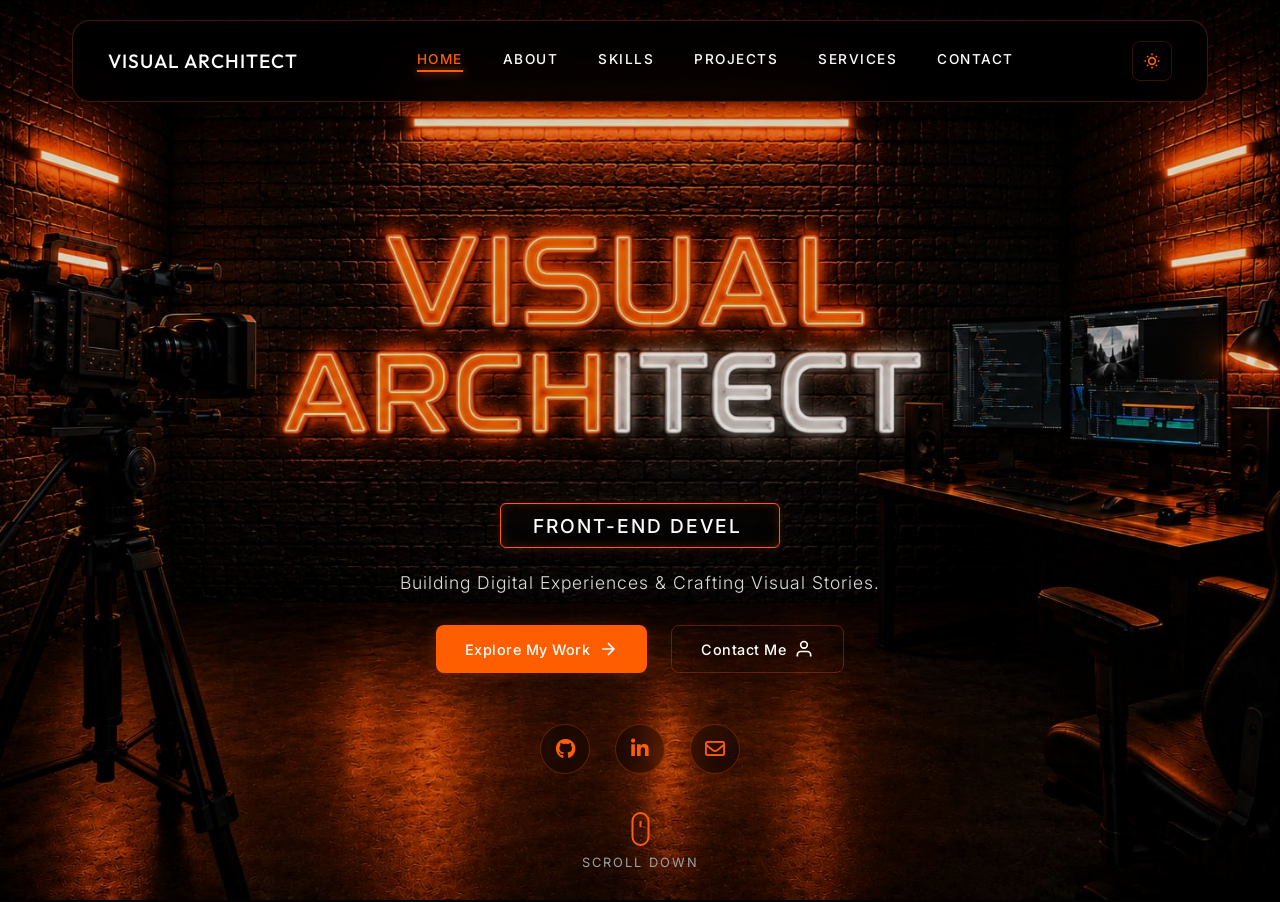
<file: index.html>
<!DOCTYPE html>
<html lang="en">
<head>
    <meta charset="UTF-8">
    <meta name="viewport" content="width=device-width, initial-scale=1.0">
    <title>Visual Architect | Home</title>
    <meta name="description" content="Portfolio of Vignesh, a Front-End Developer and Video Editor. Building digital experiences and crafting visual stories.">
    <link rel="stylesheet" href="style.css">
    <link rel="stylesheet" href="https://cdnjs.cloudflare.com/ajax/libs/font-awesome/6.5.1/css/all.min.css">
</head>
<body>
    <!-- Background -->
    <div class="page-bg home-bg"></div>
    <div class="bg-overlay"></div>

    <div class="container">
        <!-- Navigation -->
        <nav>
            <div class="logo">
                <div class="logo-text">
                    <span class="logo-title">VISUAL ARCHITECT</span>
                </div>
            </div>

            <div class="nav-links">
                <a href="index.html" class="active">Home</a>
                <a href="about.html">About</a>
                <a href="skills.html">Skills</a>
                <a href="projects.html">Projects</a>
                <a href="services.html">Services</a>
                <a href="contact.html">Contact</a>
            </div>

            <div class="nav-controls">
                <button id="light-toggle" class="light-toggle" aria-label="Toggle Lighting">
                    <svg viewBox="0 0 24 24" stroke="currentColor" fill="none">
                        <circle cx="12" cy="12" r="4" stroke-width="2"/>
                        <path d="M12 3v2M12 19v2M5 12H3M21 12h-2M7.5 7.5L6 6M18 18l-1.5-1.5M7.5 16.5L6 18M18 6l-1.5 1.5" stroke-width="2"/>
                    </svg>
                </button>
            </div>
        </nav>

        <!-- Main Content -->
        <main class="home-main">
            <!-- Hidden H1 for SEO -->
            <h1 style="display:none;">Visual Architect - Code. Create. Capture.</h1>
            
            <div class="hero-content">
                <!-- The giant VISUAL ARCHITECT text is in the background image -->
                
                <div class="role-pill">
                    <span id="role-text" style="transition: opacity 0.5s ease;">FRONT-END DEVELOPER</span>
                </div>
                
                <p class="hero-subtitle">Building Digital Experiences & Crafting Visual Stories.</p>
                
                <div class="hero-buttons">
                    <a href="projects.html" class="btn-primary">
                        Explore My Work 
                        <svg width="20" height="20" viewBox="0 0 24 24" fill="none" stroke="currentColor" stroke-width="2">
                            <path d="M5 12h14M12 5l7 7-7 7"/>
                        </svg>
                    </a>
                    <a href="contact.html" class="btn-outline">
                        Contact Me 
                        <svg width="20" height="20" viewBox="0 0 24 24" fill="none" stroke="currentColor" stroke-width="2">
                            <path d="M20 21v-2a4 4 0 00-4-4H8a4 4 0 00-4 4v2"/>
                            <circle cx="12" cy="7" r="4"/>
                        </svg>
                    </a>
                </div>

                <div class="social-icons">
    <a href="https://github.com/yourusername" class="social-icon" aria-label="GitHub">
       <i class="fab fa-github"></i>
    </a>

    <a href="https://linkedin.com/in/yourprofile" class="social-icon" aria-label="LinkedIn">
        <i class="fab fa-linkedin-in"></i> <!-- 'fa-linkedin' ku bathila 'fa-linkedin-in' simple ah irukum -->
    </a>

    <a href="mailto:vigneshwebdev46@gmail.com" class="social-icon" aria-label="Email">
        <i class="far fa-envelope"></i> <!-- Solid envelope ku bathila regular 'far' clean outline structure -->
    </a>
</div>
            </div>

            <div class="scroll-down">
                <svg width="24" height="36" viewBox="0 0 24 36" fill="none" stroke="currentColor" stroke-width="2">
                    <rect x="4" y="2" width="16" height="32" rx="8" />
                    <line x1="12" y1="10" x2="12" y2="16" />
                </svg>
                <span>Scroll Down</span>
            </div>
        </main>
    </div>

    <script src="script.js"></script>
</body>
</html>
</file>
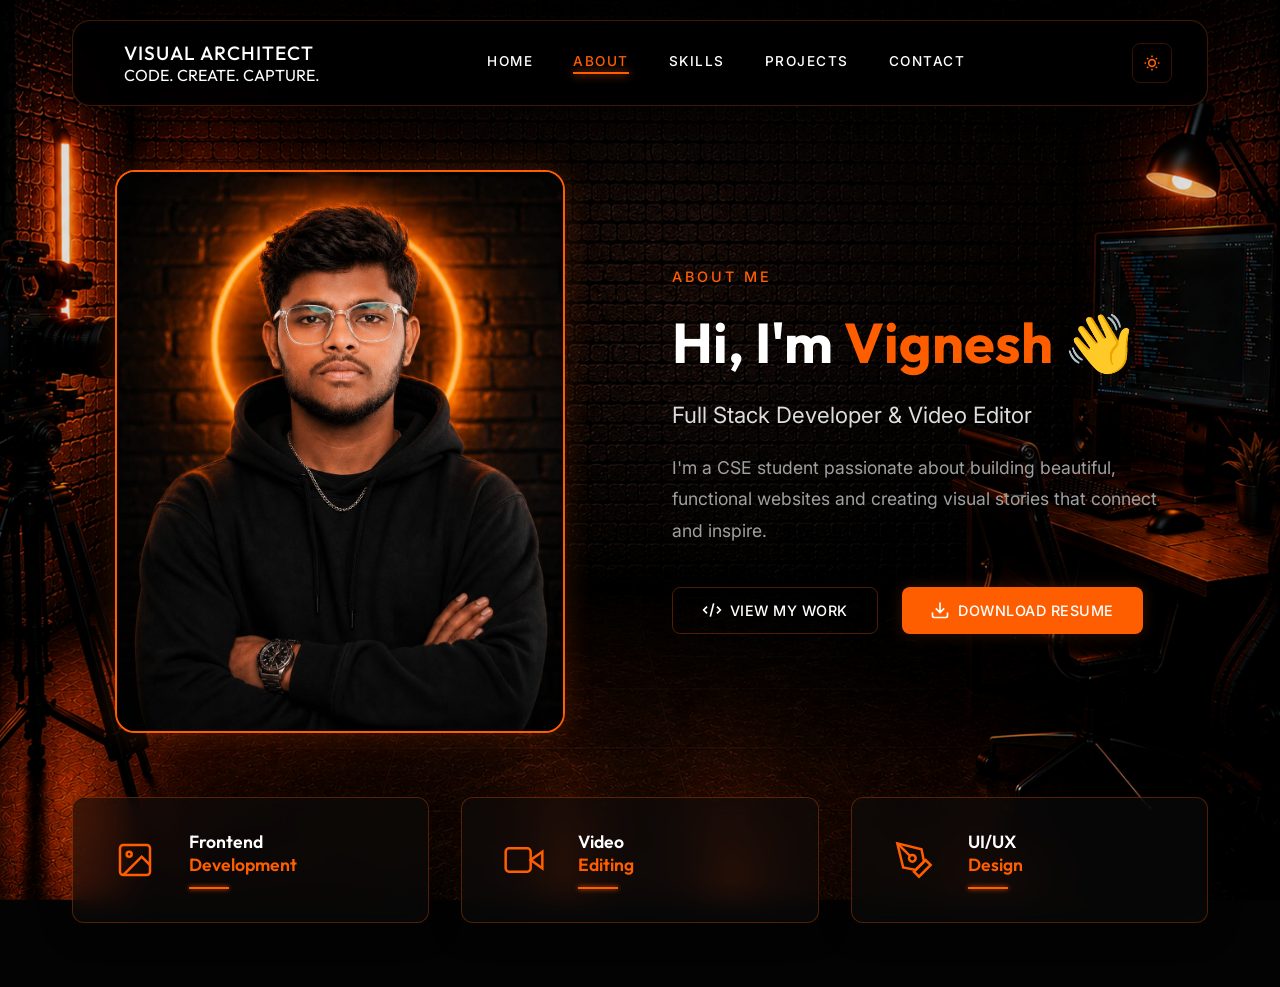
<file: about.html>
<!DOCTYPE html>
<html lang="en">
<head>
    <meta charset="UTF-8">
    <meta name="viewport" content="width=device-width, initial-scale=1.0">
    <title>Visual Architect | About</title>
    <meta name="description" content="About Vignesh - Full Stack Developer & Video Editor">
    <link rel="stylesheet" href="style.css">
    <style>
        .about-main {
            display: flex;
            flex-direction: column;
            gap: 4rem;
            padding: 4rem 0;
            min-height: calc(100vh - 100px);
            justify-content: center;
        }

        .about-content {
            display: grid;
            grid-template-columns: 1fr 1fr;
            gap: 4rem;
            align-items: center;
        }

        .about-image {
            position: relative;
            border-radius: 20px;
            overflow: hidden;
            border: 2px solid var(--neon-orange);
            box-shadow: 0 0 30px var(--neon-orange-dim), inset 0 0 20px var(--neon-orange-dim);
            aspect-ratio: 4/5;
            max-width: 450px;
            margin: 0 auto;
        }

        .about-image img {
            width: 100%;
            height: 100%;
            object-fit: cover;
            display: block;
        }

        .about-text-container {
            display: flex;
            flex-direction: column;
            gap: 1.5rem;
        }

        .about-label {
            font-size: 0.9rem;
            color: var(--neon-orange);
            letter-spacing: 3px;
            text-transform: uppercase;
            font-weight: 500;
        }

        .about-title {
            font-family: var(--font-heading);
            font-size: 3.5rem;
            font-weight: 700;
            line-height: 1.2;
        }

        .about-title span {
            color: var(--neon-orange);
        }

        .about-subtitle {
            font-size: 1.4rem;
            color: #ddd;
            font-weight: 400;
        }

        .about-description {
            font-size: 1.1rem;
            color: var(--text-secondary);
            line-height: 1.8;
            max-width: 500px;
        }

        .about-buttons {
            display: flex;
            gap: 1.5rem;
            margin-top: 1rem;
        }

        .stats-cards {
            display: grid;
            grid-template-columns: repeat(3, 1fr);
            gap: 2rem;
        }

        .stat-card {
            display: flex;
            align-items: center;
            gap: 1.5rem;
        }
        
        .stat-card .icon {
            color: var(--neon-orange);
            display: flex;
            align-items: center;
            justify-content: center;
            width: 60px;
            height: 60px;
        }
        
        .stat-card .icon svg {
            width: 40px;
            height: 40px;
            stroke-width: 1.5;
        }

        .stat-card-text {
            display: flex;
            flex-direction: column;
        }

        .stat-card-title {
            font-family: var(--font-heading);
            font-size: 1.1rem;
            font-weight: 600;
            margin-bottom: 0.2rem;
            color: #fff;
        }
        
        .stat-card-title span {
            color: var(--neon-orange);
            display: block;
        }

        .stat-card-line {
            width: 40px;
            height: 2px;
            background: var(--neon-orange);
            margin-top: 8px;
            box-shadow: 0 0 5px var(--neon-orange);
        }

        @media (max-width: 900px) {
            .about-content {
                grid-template-columns: 1fr;
            }
            .stats-cards {
                grid-template-columns: 1fr;
            }
        }
    </style>
</head>
<body>
    <div class="page-bg common-bg"></div>
    <div class="bg-overlay"></div>

    <div class="container">
        <!-- Navigation -->
        <nav>
            <div class="logo">
                <div class="logo-icon">
                    <svg viewBox="0 0 24 24" stroke="currentColor" fill="none">
                        <rect x="3" y="7" width="18" height="13" rx="2" stroke-width="2"/>
                        <circle cx="12" cy="13" r="4" stroke-width="2"/>
                        <path d="M7 7V5a2 2 0 012-2h6a2 2 0 012 2v2" stroke-width="2"/>
                    </svg>
                </div>
                <div class="logo-text">
                    <span class="logo-title">VISUAL ARCHITECT</span>
                    <span class="logo-subtitle">CODE. CREATE. CAPTURE.</span>
                </div>
            </div>

            <div class="nav-links">
                <a href="index.html">Home</a>
                <a href="about.html" class="active">About</a>
                <a href="skills.html">Skills</a>
                <a href="projects.html">Projects</a>
                <a href="contact.html">Contact</a>
            </div>

            <div class="nav-controls">
                <button id="light-toggle" class="light-toggle" aria-label="Toggle Lighting">
                    <svg viewBox="0 0 24 24" stroke="currentColor" fill="none">
                        <circle cx="12" cy="12" r="4" stroke-width="2"/>
                        <path d="M12 3v2M12 19v2M5 12H3M21 12h-2M7.5 7.5L6 6M18 18l-1.5-1.5M7.5 16.5L6 18M18 6l-1.5 1.5" stroke-width="2"/>
                    </svg>
                </button>
            </div>
        </nav>

        <main class="about-main">
            <div class="about-content">
                <div class="about-image">
                    <img src="assets/personal-photo.jpg" alt="Vignesh">
                </div>
                
                <div class="about-text-container">
                    <span class="about-label">ABOUT ME</span>
                    <h1 class="about-title">Hi, I'm <span>Vignesh</span> 👋</h1>
                    <h2 class="about-subtitle">Full Stack Developer & Video Editor</h2>
                    <p class="about-description">
                        I'm a CSE student passionate about building beautiful, functional websites and creating visual stories that connect and inspire.
                    </p>
                    
                    <div class="about-buttons">
                        <a href="projects.html" class="btn-outline">
                            <svg width="20" height="20" viewBox="0 0 24 24" fill="none" stroke="currentColor" stroke-width="2">
                                <path d="M10 20l4-16m4 4l4 4-4 4M6 16l-4-4 4-4"/>
                            </svg>
                            VIEW MY WORK
                        </a>
                        <a href="assets/resume.pdf" class="btn-primary" download>
                            <svg width="20" height="20" viewBox="0 0 24 24" fill="none" stroke="currentColor" stroke-width="2">
                                <path d="M21 15v4a2 2 0 0 1-2 2H5a2 2 0 0 1-2-2v-4M7 10l5 5 5-5M12 15V3"/>
                            </svg>
                            DOWNLOAD RESUME
                        </a>
                    </div>
                </div>
            </div>

            <div class="stats-cards">
                <div class="glass-card stat-card">
                    <div class="icon">
                        <svg viewBox="0 0 24 24" fill="none" stroke="currentColor">
                            <rect x="3" y="3" width="18" height="18" rx="2" ry="2"></rect>
                            <circle cx="8.5" cy="8.5" r="1.5"></circle>
                            <polyline points="21 15 16 10 5 21"></polyline>
                        </svg>
                    </div>
                    <div class="stat-card-text">
                        <div class="stat-card-title">Frontend<span>Development</span></div>
                        <div class="stat-card-line"></div>
                    </div>
                </div>

                <div class="glass-card stat-card">
                    <div class="icon">
                        <svg viewBox="0 0 24 24" fill="none" stroke="currentColor">
                            <polygon points="23 7 16 12 23 17 23 7"></polygon>
                            <rect x="1" y="5" width="15" height="14" rx="2" ry="2"></rect>
                        </svg>
                    </div>
                    <div class="stat-card-text">
                        <div class="stat-card-title">Video<span>Editing</span></div>
                        <div class="stat-card-line"></div>
                    </div>
                </div>

                <div class="glass-card stat-card">
                    <div class="icon">
                        <svg viewBox="0 0 24 24" fill="none" stroke="currentColor">
                            <path d="M12 19l7-7 3 3-7 7-3-3z"></path>
                            <path d="M18 13l-1.5-7.5L2 2l3.5 14.5L13 18l5-5z"></path>
                            <path d="M2 2l7.586 7.586"></path>
                            <circle cx="11" cy="11" r="2"></circle>
                        </svg>
                    </div>
                    <div class="stat-card-text">
                        <div class="stat-card-title">UI/UX<span>Design</span></div>
                        <div class="stat-card-line"></div>
                    </div>
                </div>
            </div>
        </main>
    </div>

    <script src="script.js"></script>
</body>
</html>
</file>
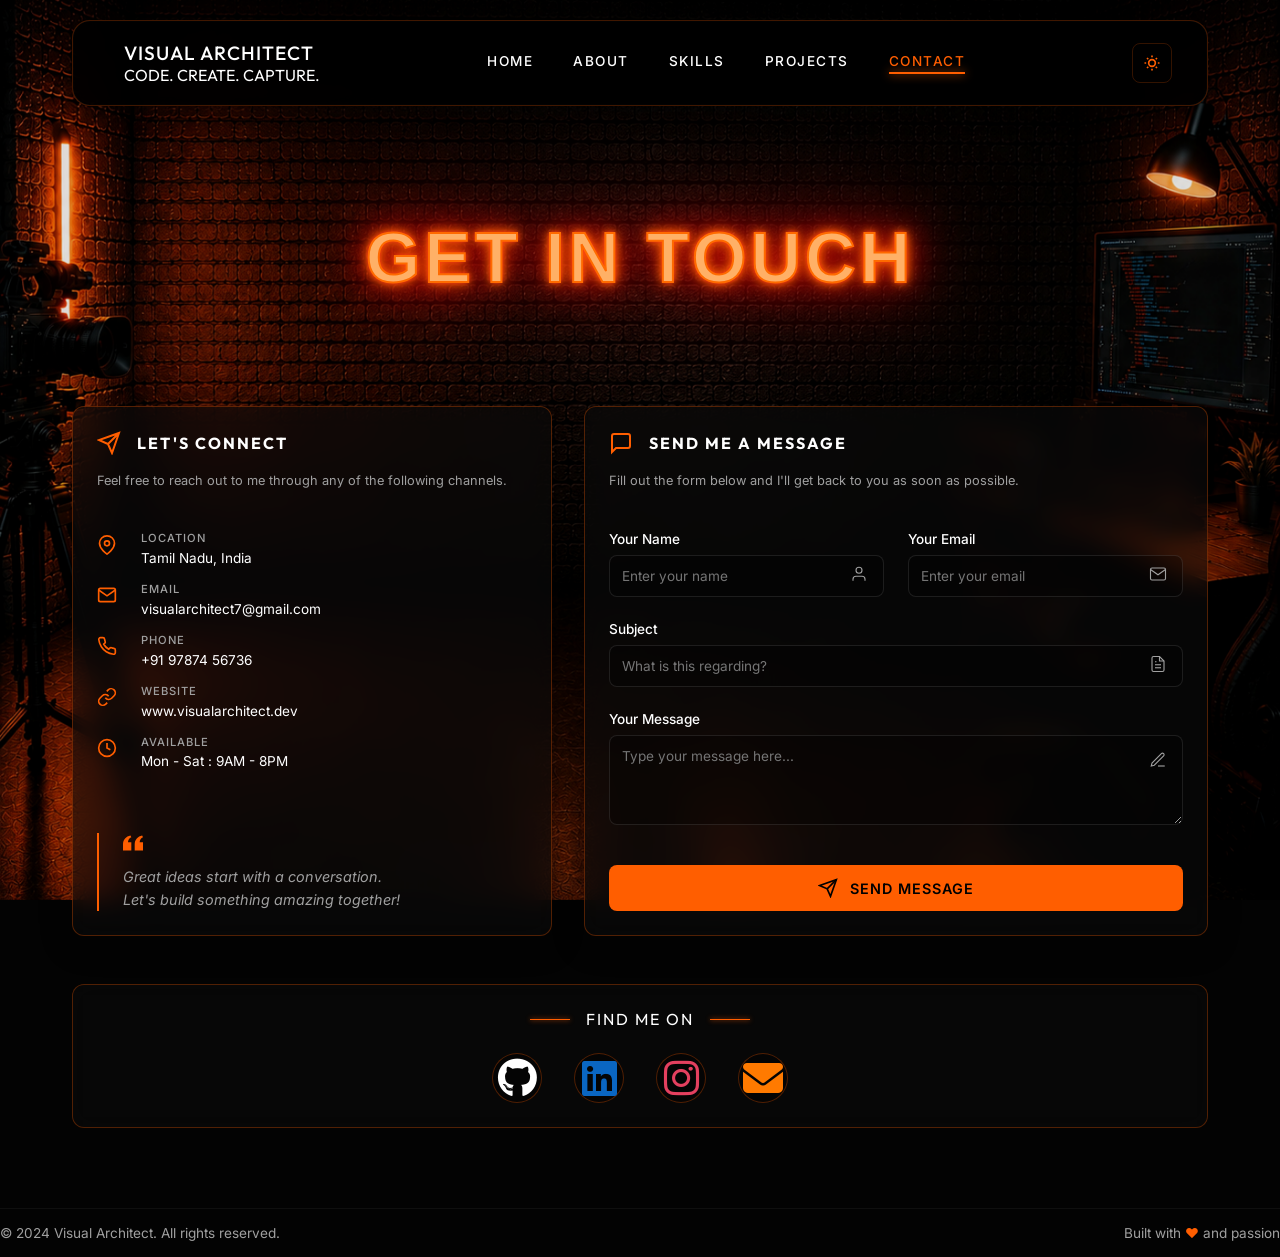
<file: contact.html>
<!DOCTYPE html>
<html lang="en">
<head>
    <meta charset="UTF-8">
    <meta name="viewport" content="width=device-width, initial-scale=1.0">
    <title>Visual Architect | Contact</title>
    <meta name="description" content="Get in touch with me">
    <link rel="stylesheet" href="https://cdnjs.cloudflare.com/ajax/libs/font-awesome/6.7.2/css/all.min.css">
    <link href="https://fonts.googleapis.com/css2?family=Orbitron:wght@700;800;900&display=swap" rel="stylesheet">
    <link rel="stylesheet" href="style.css">
    <style>
        .contact-main {
            padding-bottom: 2rem;
        }
        .contact-bg{
            background-image:url('assets/common-bg.jpg');
            background-size:cover;
            background-position:center;
            background-repeat:no-repeat;
        }

        .contact-grid {
            display: grid;
            grid-template-columns: 1fr 1.3fr;
            gap: 2rem;
            margin-bottom: 3rem;
        }

        .contact-card {
            background: var(--glass-bg);
            backdrop-filter: blur(12px);
            -webkit-backdrop-filter: blur(12px);
            border: 1px solid var(--glass-border);
            border-radius: 12px;
            padding: 1.5rem;
            box-shadow: 0 8px 32px rgba(0, 0, 0, 0.3);
            display: flex;
            flex-direction: column;
        }

        .contact-card-header {
            display: flex;
            align-items: center;
            gap: 1rem;
            margin-bottom: 1rem;
        }

        .contact-card-header svg {
            width: 24px;
            height: 24px;
            stroke: var(--neon-orange);
            fill: none;
            stroke-width: 2;
        }

        .contact-card-header h3 {
            font-family: var(--font-heading);
            font-size: 1rem;
            letter-spacing: 2px;
            text-transform: uppercase;
        }

        .contact-intro {
            font-size: 0.8rem;
            color: var(--text-secondary);
            margin-bottom: 2.5rem;
            line-height: 1.6;
        }

        /* Contact Info List */
        .contact-info-list {
            display: flex;
            flex-direction: column;
            gap: 1rem;
            margin-bottom: 3rem;
        }

        .info-item {
            display: flex;
            align-items: flex-start;
            gap: 1.5rem;
        }

        .info-icon {
            color: var(--neon-orange);
            margin-top: 0.2rem;
        }

        .info-icon svg {
            width: 20px;
            height: 20px;
            stroke-width: 2;
        }

        .info-text {
            display: flex;
            flex-direction: column;
            gap: 0.3rem;
        }

        .info-label {
            font-size: 0.7rem;
            color: var(--text-secondary);
            text-transform: uppercase;
            letter-spacing: 1px;
            font-weight: 500;
        }

        .info-value {
            font-size: 0.85rem;
            color: #fff;
            font-weight: 400;
        }

        .quote-block {
            margin-top: auto;
            border-left: 2px solid var(--neon-orange);
            padding-left: 1.5rem;
        }

        .quote-icon {
            color: var(--neon-orange);
            margin-bottom: 0.5rem;
        }

        .quote-icon svg {
            width: 20px;
            height: 20px;
            fill: currentColor;
            stroke: none;
        }

        .quote-text {
            font-size: 0.9rem;
            color: var(--text-secondary);
            line-height: 1.6;
            font-style: italic;
        }

        /* Form */
        .contact-form {
            display: flex;
            flex-direction: column;
            gap: 1.5rem;
        }

        .form-row {
            display: grid;
            grid-template-columns: 1fr 1fr;
            gap: 1.5rem;
        }

        .form-group {
            display: flex;
            flex-direction: column;
            gap: 0.5rem;
        }

        .form-label {
            font-size: 0.85rem;
            color: #fff;
            font-weight: 500;
        }

        .input-wrapper {
            position: relative;
            display: flex;
            align-items: center;
        }

        .form-input {
            width: 100%;
            background: rgba(0, 0, 0, 0.3);
            border: 1px solid rgba(255, 255, 255, 0.1);
            border-radius: 8px;
            padding: 0.75rem;
            color: #fff;
            font-family: var(--font-body);
            font-size: 0.85rem;
            transition: all 0.3s;
        }

        .form-input:focus {
            outline: none;
            border-color: var(--neon-orange);
            box-shadow: 0 0 10px rgba(255, 94, 0, 0.2);
            background: rgba(0, 0, 0, 0.5);
        }

        .input-icon {
            position: absolute;
            right: 1rem;
            color: var(--text-secondary);
            pointer-events: none;
        }
        
        .input-icon svg {
            width: 18px;
            height: 18px;
            stroke-width: 1.5;
        }

        .form-input:focus + .input-icon {
            color: var(--neon-orange);
        }

        textarea.form-input {
            resize: vertical;
            min-height: 90px;
        }

        .submit-btn {
            background: var(--neon-orange);
            color: #000;
            font-weight: 600;
            font-family: var(--font-body);
            border: none;
            padding: 0.8rem;
            border-radius: 8px;
            cursor: pointer;
            display: flex;
            align-items: center;
            justify-content: center;
            gap: 0.8rem;
            font-size: 0.9rem;
            text-transform: uppercase;
            letter-spacing: 1px;
            transition: all 0.3s;
            margin-top: 1rem;
        }

        .submit-btn:hover {
            box-shadow: 0 0 20px var(--neon-orange-dim);
            transform: translateY(-2px);
        }

        /* Social Banner */
        .social-banner {
            background: var(--glass-bg);
            backdrop-filter: blur(12px);
            border: 1px solid var(--glass-border);
            border-radius: 12px;
            padding: 1.5rem;
            text-align: center;
            display: flex;
            flex-direction: column;
            align-items: center;
            gap: 1.5rem;
        }

        .social-header {
            display: flex;
            align-items: center;
            gap: 1rem;
            font-family: var(--font-heading);
            font-size: 1rem;
            letter-spacing: 2px;
            text-transform: uppercase;
        }

        .social-header::before,
        .social-header::after {
            content: '';
            width: 40px;
            height: 1px;
            background: var(--neon-orange);
            box-shadow: 0 0 5px var(--neon-orange);
        }

        .social-icons-large {
            display: flex;
            gap: 2rem;
            justify-content: center;
        }

        .social-icon-large {
            width: 50px;
            height: 50px;
            border-radius: 50%;
            border: 1px solid rgba(255, 94, 0, 0.3);
            display: flex;
            align-items: center;
            justify-content: center;
            color: #fff;
            transition: all 0.3s;
            background: rgba(0, 0, 0, 0.3);
        }

        .social-icon-large svg {
            width: 24px;
            height: 24px;
            fill: currentColor;
        }

        .social-icon-large:hover {
            background: var(--neon-orange);
            color: #000;
            box-shadow: 0 0 15px var(--neon-orange-dim);
            border-color: var(--neon-orange);
            transform: translateY(-3px);
        }
        
        .social-icon-large.linkedin:hover {
            background: #0077b5;
            border-color: #0077b5;
            box-shadow: 0 0 15px rgba(0, 119, 181, 0.5);
            color: #fff;
        }
        
        .social-icon-large.instagram:hover {
            background: #E1306C;
            border-color: #E1306C;
            box-shadow: 0 0 15px rgba(225, 48, 108, 0.5);
            color: #fff;
        }

        .footer {
            margin-top: 3rem;
            text-align: center;
            display: flex;
            justify-content: space-between;
            align-items: center;
            font-size: 0.85rem;
            color: var(--text-secondary);
            padding: 1rem 0;
            border-top: 1px solid rgba(255, 255, 255, 0.05);
        }

        /* Success Popup */
        .popup-overlay {
            position: fixed;
            top: 0;
            left: 0;
            width: 100vw;
            height: 100vh;
            background: rgba(0, 0, 0, 0.8);
            backdrop-filter: blur(5px);
            z-index: 100;
            display: flex;
            align-items: center;
            justify-content: center;
            opacity: 0;
            pointer-events: none;
            transition: opacity 0.3s;
        }

        .popup-overlay.active {
            opacity: 1;
            pointer-events: all;
        }

        .popup-box {
            background: var(--glass-bg);
            border: 1px solid var(--neon-orange);
            padding: 3rem;
            border-radius: 12px;
            text-align: center;
            box-shadow: 0 0 30px rgba(255, 94, 0, 0.2);
            transform: translateY(20px);
            transition: transform 0.3s;
            max-width: 400px;
        }

        .popup-overlay.active .popup-box {
            transform: translateY(0);
        }

        .popup-icon {
            width: 60px;
            height: 60px;
            color: var(--neon-orange);
            margin: 0 auto 1.5rem;
        }

        .popup-box h3 {
            font-family: var(--font-heading);
            font-size: 1.5rem;
            margin-bottom: 0.5rem;
        }

        .popup-box p {
            color: var(--text-secondary);
            margin-bottom: 2rem;
        }

        .popup-btn {
            background: var(--neon-orange);
            color: #000;
            border: none;
            padding: 0.8rem 2rem;
            border-radius: 6px;
            font-weight: 600;
            cursor: pointer;
            transition: box-shadow 0.3s;
        }

        .popup-btn:hover {
            box-shadow: 0 0 15px var(--neon-orange-dim);
        }

        @media (max-width: 900px) {
            .contact-grid {
                grid-template-columns: 1fr;
            }
            .form-row {
                grid-template-columns: 1fr;
            }
            .footer {
                flex-direction: column;
                gap: 1rem;
            }
        }
    </style>
</head>
<body>
    <div class="page-bg contact-bg"></div>
    <div class="bg-overlay"></div>

    <div class="container">
        <!-- Navigation -->
        <nav>
            <div class="logo">
                <div class="logo-icon">
                    <svg viewBox="0 0 24 24" stroke="currentColor" fill="none">
                        <rect x="3" y="7" width="18" height="13" rx="2" stroke-width="2"/>
                        <circle cx="12" cy="13" r="4" stroke-width="2"/>
                        <path d="M7 7V5a2 2 0 012-2h6a2 2 0 012 2v2" stroke-width="2"/>
                    </svg>
                </div>
                <div class="logo-text">
                    <span class="logo-title">VISUAL ARCHITECT</span>
                    <span class="logo-subtitle">CODE. CREATE. CAPTURE.</span>
                </div>
            </div>

            <div class="nav-links">
                <a href="index.html">Home</a>
                <a href="about.html">About</a>
                <a href="skills.html">Skills</a>
                <a href="projects.html">Projects</a>
                <a href="contact.html" class="active">Contact</a>
            </div>

            <div class="nav-controls">
                <button id="light-toggle" class="light-toggle" aria-label="Toggle Lighting">
                    <svg viewBox="0 0 24 24" stroke="currentColor" fill="none">
                        <circle cx="12" cy="12" r="4" stroke-width="2"/>
                        <path d="M12 3v2M12 19v2M5 12H3M21 12h-2M7.5 7.5L6 6M18 18l-1.5-1.5M7.5 16.5L6 18M18 6l-1.5 1.5" stroke-width="2"/>
                    </svg>
                </button>
            </div>
        </nav>

        <main class="contact-main">
            <div class="section-header">
                <section class="contact-hero">
                   <h1 class="contact-title">GET IN TOUCH</h1>
                </section>
            </div>

            <div class="contact-grid">
                <!-- Contact Info -->
                <div class="contact-card">
                    <div class="contact-card-header">
                        <svg viewBox="0 0 24 24">
                            <path d="M22 2L11 13M22 2l-7 20-4-9-9-4 20-7z"/>
                        </svg>
                        <h3>LET'S CONNECT</h3>
                    </div>
                    <p class="contact-intro">Feel free to reach out to me through any of the following channels.</p>
                    
                    <div class="contact-info-list">
                        <div class="info-item">
                            <div class="info-icon">
                                <svg viewBox="0 0 24 24" fill="none" stroke="currentColor">
                                    <path d="M21 10c0 7-9 13-9 13s-9-6-9-13a9 9 0 0 1 18 0z"></path>
                                    <circle cx="12" cy="10" r="3"></circle>
                                </svg>
                            </div>
                            <div class="info-text">
                                <span class="info-label">LOCATION</span>
                                <span class="info-value">Tamil Nadu, India</span>
                            </div>
                        </div>
                        
                        <div class="info-item">
                            <div class="info-icon">
                                <svg viewBox="0 0 24 24" fill="none" stroke="currentColor">
                                    <path d="M4 4h16c1.1 0 2 .9 2 2v12c0 1.1-.9 2-2 2H4c-1.1 0-2-.9-2-2V6c0-1.1.9-2 2-2z"></path>
                                    <polyline points="22,6 12,13 2,6"></polyline>
                                </svg>
                            </div>
                            <div class="info-text">
                                <span class="info-label">EMAIL</span>
                                <span class="info-value">visualarchitect7@gmail.com</span>
                            </div>
                        </div>
                        
                        <div class="info-item">
                            <div class="info-icon">
                                <svg viewBox="0 0 24 24" fill="none" stroke="currentColor">
                                    <path d="M22 16.92v3a2 2 0 0 1-2.18 2 19.79 19.79 0 0 1-8.63-3.07 19.5 19.5 0 0 1-6-6 19.79 19.79 0 0 1-3.07-8.67A2 2 0 0 1 4.11 2h3a2 2 0 0 1 2 1.72 12.84 12.84 0 0 0 .7 2.81 2 2 0 0 1-.45 2.11L8.09 9.91a16 16 0 0 0 6 6l1.27-1.27a2 2 0 0 1 2.11-.45 12.84 12.84 0 0 0 2.81.7A2 2 0 0 1 22 16.92z"></path>
                                </svg>
                            </div>
                            <div class="info-text">
                                <span class="info-label">PHONE</span>
                                <span class="info-value">+91 97874 56736</span>
                            </div>
                        </div>

                        <div class="info-item">
                            <div class="info-icon">
                                <svg viewBox="0 0 24 24" fill="none" stroke="currentColor">
                                    <path d="M10 13a5 5 0 0 0 7.54.54l3-3a5 5 0 0 0-7.07-7.07l-1.72 1.71"></path>
                                    <path d="M14 11a5 5 0 0 0-7.54-.54l-3 3a5 5 0 0 0 7.07 7.07l1.71-1.71"></path>
                                </svg>
                            </div>
                            <div class="info-text">
                                <span class="info-label">WEBSITE</span>
                                <span class="info-value">www.visualarchitect.dev</span>
                            </div>
                        </div>

                        <div class="info-item">
                            <div class="info-icon">
                                <svg viewBox="0 0 24 24" fill="none" stroke="currentColor">
                                    <circle cx="12" cy="12" r="10"></circle>
                                    <polyline points="12 6 12 12 16 14"></polyline>
                                </svg>
                            </div>
                            <div class="info-text">
                                <span class="info-label">AVAILABLE</span>
                                <span class="info-value">Mon - Sat : 9AM - 8PM</span>
                            </div>
                        </div>
                    </div>

                    <div class="quote-block">
                        <div class="quote-icon">
                            <svg viewBox="0 0 24 24">
                                <path d="M14.017 21v-7.391c0-5.704 3.731-9.57 8.983-10.609l.995 2.151c-2.432.917-3.995 3.638-3.995 5.849h4v10h-9.983zm-14.017 0v-7.391c0-5.704 3.748-9.57 9-10.609l.996 2.151c-2.433.917-3.996 3.638-3.996 5.849h3.983v10h-9.983z"/>
                            </svg>
                        </div>
                        <p class="quote-text">Great ideas start with a conversation.<br>Let's build something amazing together!</p>
                    </div>
                </div>

                <!-- Contact Form -->
                <div class="contact-card">
                    <div class="contact-card-header">
                        <svg viewBox="0 0 24 24">
                            <path d="M21 15a2 2 0 0 1-2 2H7l-4 4V5a2 2 0 0 1 2-2h14a2 2 0 0 1 2 2z"/>
                        </svg>
                        <h3>SEND ME A MESSAGE</h3>
                    </div>
                    <p class="contact-intro">Fill out the form below and I'll get back to you as soon as possible.</p>

                    <!-- FormSubmit Ajax Form -->
                    <form id="contact-form" class="contact-form" action="https://formsubmit.co/ajax/visualarchitect7@gmail.com" method="POST">
                        <div class="form-row">
                            <div class="form-group">
                                <label class="form-label">Your Name</label>
                                <div class="input-wrapper">
                                    <input type="text" name="name" class="form-input" placeholder="Enter your name" required>
                                    <div class="input-icon">
                                        <svg viewBox="0 0 24 24" fill="none" stroke="currentColor"><path d="M20 21v-2a4 4 0 0 0-4-4H8a4 4 0 0 0-4 4v2"/><circle cx="12" cy="7" r="4"/></svg>
                                    </div>
                                </div>
                            </div>
                            <div class="form-group">
                                <label class="form-label">Your Email</label>
                                <div class="input-wrapper">
                                    <input type="email" name="email" class="form-input" placeholder="Enter your email" required>
                                    <div class="input-icon">
                                        <svg viewBox="0 0 24 24" fill="none" stroke="currentColor"><path d="M4 4h16c1.1 0 2 .9 2 2v12c0 1.1-.9 2-2 2H4c-1.1 0-2-.9-2-2V6c0-1.1.9-2 2-2z"/><polyline points="22,6 12,13 2,6"/></svg>
                                    </div>
                                </div>
                            </div>
                        </div>

                        <div class="form-group">
                            <label class="form-label">Subject</label>
                            <div class="input-wrapper">
                                <input type="text" name="subject" class="form-input" placeholder="What is this regarding?" required>
                                <div class="input-icon">
                                    <svg viewBox="0 0 24 24" fill="none" stroke="currentColor"><path d="M14 2H6a2 2 0 0 0-2 2v16a2 2 0 0 0 2 2h12a2 2 0 0 0 2-2V8z"/><polyline points="14 2 14 8 20 8"/><line x1="16" y1="13" x2="8" y2="13"/><line x1="16" y1="17" x2="8" y2="17"/><polyline points="10 9 9 9 8 9"/></svg>
                                </div>
                            </div>
                        </div>

                        <div class="form-group">
                            <label class="form-label">Your Message</label>
                            <div class="input-wrapper" style="align-items: flex-start;">
                                <textarea name="message" class="form-input" placeholder="Type your message here..." required></textarea>
                                <div class="input-icon" style="top: 1rem;">
                                    <svg viewBox="0 0 24 24" fill="none" stroke="currentColor"><path d="M12 20h9"/><path d="M16.5 3.5a2.121 2.121 0 0 1 3 3L7 19l-4 1 1-4L16.5 3.5z"/></svg>
                                </div>
                            </div>
                        </div>

                        <!-- Anti-spam -->
                        <input type="text" name="_honey" style="display:none">
                        <!-- Disable Captcha since using Ajax might get tricky with it -->
                        <input type="hidden" name="_captcha" value="false">

                        <button type="submit" class="submit-btn" id="submit-btn">
                            <svg width="20" height="20" viewBox="0 0 24 24" fill="none" stroke="currentColor" stroke-width="2">
                                <line x1="22" y1="2" x2="11" y2="13"/>
                                <polygon points="22 2 15 22 11 13 2 9 22 2"/>
                            </svg>
                            SEND MESSAGE
                        </button>
                    </form>
                </div>
            </div>

            <!-- Social Banner -->
            <div class="social-banner">
                <div class="social-header">FIND ME ON</div>
                <div class="social-icons-large">

                <a href="#" class="social-icon-large github">
                   <i class="fab fa-github"></i>
                </a>

                <a href="#" class="social-icon-large linkedin">
                    <i class="fab fa-linkedin"></i>
                </a>

                <a href="#" class="social-icon-large instagram">
                   <i class="fab fa-instagram"></i>
                </a>

                <a href="mailto:yourmail@gmail.com" class="social-icon-large email">
                   <i class="fas fa-envelope"></i>
                </a> 
                </div>
                </div>
            </div>

            <!-- Footer -->
            <footer class="footer">
                <p>&copy; 2024 Visual Architect. All rights reserved.</p>
                <p>Built with <span style="color:var(--neon-orange)">&#10084;</span> and passion</p>
            </footer>
        </main>
    </div>

    <!-- Success Popup -->
    <div class="popup-overlay" id="success-popup">
        <div class="popup-box">
            <div class="popup-icon">
                <svg viewBox="0 0 24 24" fill="none" stroke="currentColor" stroke-width="2">
                    <path d="M22 11.08V12a10 10 0 1 1-5.93-9.14"></path>
                    <polyline points="22 4 12 14.01 9 11.01"></polyline>
                </svg>
            </div>
            <h3>Message Sent!</h3>
            <p>Thank you for reaching out. I will get back to you soon.</p>
            <button class="popup-btn" id="close-popup">Great</button>
        </div>
    </div>

    <script src="script.js"></script>
    <script>
        document.addEventListener('DOMContentLoaded', () => {
            const form = document.getElementById('contact-form');
            const popup = document.getElementById('success-popup');
            const closePopupBtn = document.getElementById('close-popup');
            const submitBtn = document.getElementById('submit-btn');

            form.addEventListener('submit', async (e) => {
                e.preventDefault();
                
                // Show loading state
                const originalText = submitBtn.innerHTML;
                submitBtn.innerHTML = '<svg width="20" height="20" viewBox="0 0 24 24" fill="none" stroke="currentColor" stroke-width="2"><path d="M12 2v4m0 12v4M4.93 4.93l2.83 2.83m8.48 8.48l2.83 2.83M2 12h4m12 0h4M4.93 19.07l2.83-2.83m8.48-8.48l2.83-2.83" stroke-linecap="round" stroke-linejoin="round"/></svg> SENDING...';
                submitBtn.style.opacity = '0.7';
                submitBtn.disabled = true;

                try {
                    const formData = new FormData(form);
                    
                    const response = await fetch(form.action, {
                        method: 'POST',
                        body: formData,
                        headers: {
                            'Accept': 'application/json'
                        }
                    });

                    if (response.ok) {
                        // Show success popup
                        popup.classList.add('active');
                        form.reset();
                    } else {
                        alert("Oops! There was a problem submitting your form.");
                    }
                } catch (error) {
                    alert("Oops! There was a problem submitting your form.");
                } finally {
                    // Reset button state
                    submitBtn.innerHTML = originalText;
                    submitBtn.style.opacity = '1';
                    submitBtn.disabled = false;
                }
            });

            closePopupBtn.addEventListener('click', () => {
                popup.classList.remove('active');
            });
        });
    </script>
</body>
</html>
</file>
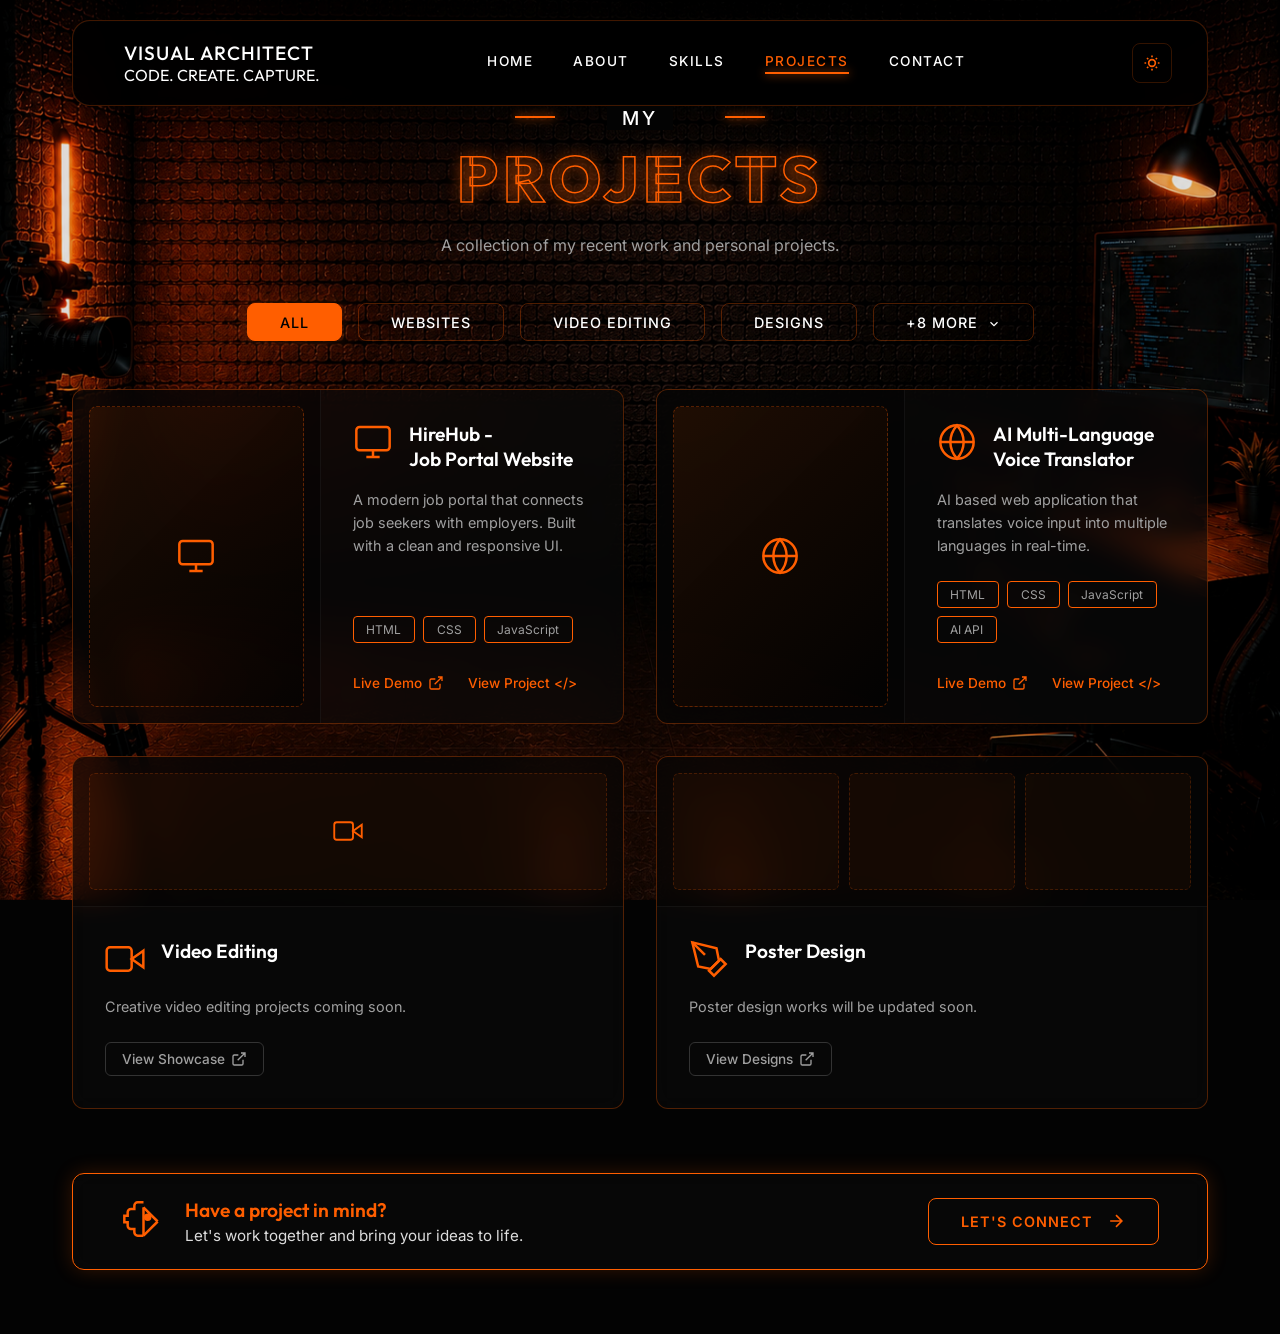
<file: projects.html>
<!DOCTYPE html>
<html lang="en">
<head>
    <meta charset="UTF-8">
    <meta name="viewport" content="width=device-width, initial-scale=1.0">
    <title>Visual Architect | Projects</title>
    <meta name="description" content="A collection of my recent work and personal projects.">
    <link rel="stylesheet" href="style.css">
    <style>
        .projects-main {
            padding-bottom: 4rem;
        }

        /* Filters */
        .project-filters {
            display: flex;
            justify-content: center;
            flex-wrap: wrap;
            gap: 1rem;
            margin-bottom: 3rem;
        }

        .filter-btn {
            background: transparent;
            border: 1px solid var(--glass-border);
            color: #fff;
            padding: 0.6rem 2rem;
            border-radius: 8px;
            font-family: var(--font-body);
            font-weight: 500;
            font-size: 0.9rem;
            text-transform: uppercase;
            letter-spacing: 1px;
            cursor: pointer;
            transition: all 0.3s ease;
        }

        .filter-btn:hover, .filter-btn.active {
            background: var(--neon-orange);
            border-color: var(--neon-orange);
            color: #000;
            box-shadow: 0 0 15px var(--neon-orange-dim);
        }

        /* Projects Grid */
        .projects-grid {
            display: grid;
            grid-template-columns: 1fr 1fr;
            gap: 2rem;
        }

        .project-card {
            background: var(--glass-bg);
            backdrop-filter: blur(12px);
            -webkit-backdrop-filter: blur(12px);
            border: 1px solid var(--glass-border);
            border-radius: 12px;
            overflow: hidden;
            display: flex;
            transition: all 0.3s ease;
        }

        .project-card:hover {
            border-color: var(--neon-orange);
            box-shadow: 0 8px 32px rgba(0, 0, 0, 0.5), 0 0 15px var(--neon-orange-dim);
        }

        /* Card Layout Variations */
        /* For standard web projects with image left, text right */
        .project-img-container {
            width: 45%;
            background: rgba(0,0,0,0.4);
            display: flex;
            align-items: center;
            justify-content: center;
            border-right: 1px solid rgba(255,255,255,0.05);
            padding: 1rem;
            position: relative;
        }
        
        /* Placeholder styling */
        .img-placeholder {
            width: 100%;
            height: 100%;
            background: linear-gradient(135deg, rgba(255,94,0,0.1), rgba(0,0,0,0.5));
            border-radius: 8px;
            display: flex;
            align-items: center;
            justify-content: center;
            color: var(--neon-orange);
            border: 1px dashed rgba(255,94,0,0.3);
        }
        
        .project-content {
            width: 55%;
            padding: 2rem;
            display: flex;
            flex-direction: column;
        }

        .project-header {
            display: flex;
            align-items: flex-start;
            gap: 1rem;
            margin-bottom: 1rem;
        }

        .project-icon {
            width: 40px;
            height: 40px;
            color: var(--neon-orange);
            flex-shrink: 0;
        }

        .project-icon svg {
            width: 100%;
            height: 100%;
            stroke-width: 1.5;
        }

        .project-title {
            font-family: var(--font-heading);
            font-size: 1.2rem;
            font-weight: 600;
            line-height: 1.3;
        }

        .project-desc {
            font-size: 0.9rem;
            color: var(--text-secondary);
            margin-bottom: 1.5rem;
            line-height: 1.6;
        }

        .project-tech {
            display: flex;
            flex-wrap: wrap;
            gap: 0.5rem;
            margin-bottom: 2rem;
            margin-top: auto;
        }

        .tech-badge {
            background: transparent;
            border: 1px solid var(--neon-orange);
            color: var(--text-secondary);
            font-size: 0.75rem;
            padding: 0.3rem 0.8rem;
            border-radius: 4px;
        }

        .project-links {
            display: flex;
            gap: 1.5rem;
        }

        .project-link {
            color: var(--neon-orange);
            font-size: 0.85rem;
            font-weight: 500;
            display: flex;
            align-items: center;
            gap: 0.4rem;
            transition: all 0.2s;
        }

        .project-link:hover {
            color: #fff;
            text-shadow: 0 0 8px var(--neon-orange);
        }

        .project-link svg {
            width: 16px;
            height: 16px;
        }

        /* Coming Soon Layouts (Video & Design) */
        .coming-soon-card {
            flex-direction: column;
        }
        .coming-soon-card .project-content {
            width: 100%;
            padding: 2rem;
        }
        
        .cs-img-grid {
            display: flex;
            height: 150px;
            gap: 10px;
            padding: 1rem;
            background: rgba(0,0,0,0.3);
            border-bottom: 1px solid rgba(255,255,255,0.05);
        }
        
        .cs-img-placeholder {
            flex: 1;
            background: rgba(255,94,0,0.05);
            border: 1px dashed rgba(255,94,0,0.2);
            border-radius: 6px;
            display: flex;
            align-items: center;
            justify-content: center;
        }

        /* CTA Banner */
        .cta-banner {
            background: var(--glass-bg);
            backdrop-filter: blur(12px);
            border: 1px solid var(--neon-orange);
            border-radius: 12px;
            padding: 1.5rem 3rem;
            margin-top: 4rem;
            display: flex;
            align-items: center;
            justify-content: space-between;
            box-shadow: 0 0 20px var(--neon-orange-dim);
        }

        .cta-text {
            display: flex;
            align-items: center;
            gap: 1.5rem;
        }

        .cta-icon {
            color: var(--neon-orange);
            animation: float 3s ease-in-out infinite;
        }
        
        @keyframes float {
            0%, 100% { transform: translateY(0); }
            50% { transform: translateY(-5px); }
        }

        .cta-heading {
            font-family: var(--font-heading);
            font-size: 1.2rem;
            font-weight: 600;
            color: var(--neon-orange);
            margin-bottom: 0.3rem;
        }

        .cta-sub {
            color: #ddd;
            font-size: 0.95rem;
        }

        .cta-btn {
            background: transparent;
            border: 1px solid var(--neon-orange);
            color: var(--neon-orange);
            padding: 0.8rem 2rem;
            border-radius: 8px;
            font-weight: 600;
            font-size: 0.9rem;
            letter-spacing: 1px;
            display: flex;
            align-items: center;
            gap: 0.8rem;
            transition: all 0.3s ease;
        }

        .cta-btn:hover {
            background: var(--neon-orange);
            color: #000;
            box-shadow: 0 0 15px var(--neon-orange-glow);
        }

        @media (max-width: 900px) {
            .projects-grid {
                grid-template-columns: 1fr;
            }
            .cta-banner {
                flex-direction: column;
                text-align: center;
                gap: 2rem;
            }
            .cta-text {
                flex-direction: column;
                gap: 1rem;
            }
        }
        @media (max-width: 600px) {
            .project-card {
                flex-direction: column;
            }
            .project-img-container, .project-content {
                width: 100%;
            }
            .project-img-container {
                height: 200px;
                border-right: none;
                border-bottom: 1px solid rgba(255,255,255,0.05);
            }
        }
    </style>
</head>
<body>
    <div class="page-bg common-bg"></div>
    <div class="bg-overlay"></div>

    <div class="container">
        <!-- Navigation -->
        <nav>
            <div class="logo">
                <div class="logo-icon">
                    <svg viewBox="0 0 24 24" stroke="currentColor" fill="none">
                        <rect x="3" y="7" width="18" height="13" rx="2" stroke-width="2"/>
                        <circle cx="12" cy="13" r="4" stroke-width="2"/>
                        <path d="M7 7V5a2 2 0 012-2h6a2 2 0 012 2v2" stroke-width="2"/>
                    </svg>
                </div>
                <div class="logo-text">
                    <span class="logo-title">VISUAL ARCHITECT</span>
                    <span class="logo-subtitle">CODE. CREATE. CAPTURE.</span>
                </div>
            </div>

            <div class="nav-links">
                <a href="index.html">Home</a>
                <a href="about.html">About</a>
                <a href="skills.html">Skills</a>
                <a href="projects.html" class="active">Projects</a>
                <a href="contact.html">Contact</a>
            </div>

            <div class="nav-controls">
                <button id="light-toggle" class="light-toggle" aria-label="Toggle Lighting">
                    <svg viewBox="0 0 24 24" stroke="currentColor" fill="none">
                        <circle cx="12" cy="12" r="4" stroke-width="2"/>
                        <path d="M12 3v2M12 19v2M5 12H3M21 12h-2M7.5 7.5L6 6M18 18l-1.5-1.5M7.5 16.5L6 18M18 6l-1.5 1.5" stroke-width="2"/>
                    </svg>
                </button>
            </div>
        </nav>

        <main class="projects-main">
            <div class="section-header">
                <div class="my-text">MY</div>
                <div class="header-lines"></div>
                <h2>PROJECTS</h2>
                <p>A collection of my recent work and personal projects.</p>
            </div>

            <div class="project-filters">
                <button class="filter-btn active" data-filter="all">ALL</button>
                <button class="filter-btn" data-filter="websites">WEBSITES</button>
                <button class="filter-btn" data-filter="video">VIDEO EDITING</button>
                <button class="filter-btn" data-filter="designs">DESIGNS</button>
                <button class="filter-btn">
                    +8 MORE 
                    <svg style="width:14px; height:14px; display:inline-block; vertical-align:middle; margin-left:4px;" viewBox="0 0 24 24" fill="none" stroke="currentColor" stroke-width="2"><path d="M6 9l6 6 6-6"/></svg>
                </button>
            </div>

            <div class="projects-grid">
                
                <!-- Project 1 -->
                <div class="project-card" data-category="websites">
                    <div class="project-img-container">
                        <div class="img-placeholder">
                            <svg width="40" height="40" viewBox="0 0 24 24" fill="none" stroke="currentColor" stroke-width="1.5"><rect x="2" y="3" width="20" height="14" rx="2" ry="2"/><line x1="8" y1="21" x2="16" y2="21"/><line x1="12" y1="17" x2="12" y2="21"/></svg>
                        </div>
                    </div>
                    <div class="project-content">
                        <div class="project-header">
                            <div class="project-icon">
                                <svg viewBox="0 0 24 24" fill="none" stroke="currentColor">
                                    <rect x="2" y="3" width="20" height="14" rx="2" ry="2"/>
                                    <line x1="8" y1="21" x2="16" y2="21"/>
                                    <line x1="12" y1="17" x2="12" y2="21"/>
                                </svg>
                            </div>
                            <h3 class="project-title">HireHub -<br>Job Portal Website</h3>
                        </div>
                        <p class="project-desc">A modern job portal that connects job seekers with employers. Built with a clean and responsive UI.</p>
                        <div class="project-tech">
                            <span class="tech-badge">HTML</span>
                            <span class="tech-badge">CSS</span>
                            <span class="tech-badge">JavaScript</span>
                        </div>
                        <div class="project-links">
                            <a href="#" class="project-link">
                                Live Demo
                                <svg viewBox="0 0 24 24" fill="none" stroke="currentColor" stroke-width="2"><path d="M18 13v6a2 2 0 0 1-2 2H5a2 2 0 0 1-2-2V8a2 2 0 0 1 2-2h6M15 3h6v6M10 14L21 3"/></svg>
                            </a>
                            <a href="#" class="project-link">
                                View Project &lt;/&gt;
                            </a>
                        </div>
                    </div>
                </div>

                <!-- Project 2 -->
                <div class="project-card" data-category="websites">
                    <div class="project-img-container">
                        <div class="img-placeholder">
                            <svg width="40" height="40" viewBox="0 0 24 24" fill="none" stroke="currentColor" stroke-width="1.5"><circle cx="12" cy="12" r="10"/><line x1="2" y1="12" x2="22" y2="12"/><path d="M12 2a15.3 15.3 0 0 1 4 10 15.3 15.3 0 0 1-4 10 15.3 15.3 0 0 1-4-10 15.3 15.3 0 0 1 4-10z"/></svg>
                        </div>
                    </div>
                    <div class="project-content">
                        <div class="project-header">
                            <div class="project-icon">
                                <svg viewBox="0 0 24 24" fill="none" stroke="currentColor">
                                    <circle cx="12" cy="12" r="10"/>
                                    <line x1="2" y1="12" x2="22" y2="12"/>
                                    <path d="M12 2a15.3 15.3 0 0 1 4 10 15.3 15.3 0 0 1-4 10 15.3 15.3 0 0 1-4-10 15.3 15.3 0 0 1 4-10z"/>
                                </svg>
                            </div>
                            <h3 class="project-title">AI Multi-Language<br>Voice Translator</h3>
                        </div>
                        <p class="project-desc">AI based web application that translates voice input into multiple languages in real-time.</p>
                        <div class="project-tech">
                            <span class="tech-badge">HTML</span>
                            <span class="tech-badge">CSS</span>
                            <span class="tech-badge">JavaScript</span>
                            <span class="tech-badge">AI API</span>
                        </div>
                        <div class="project-links">
                            <a href="#" class="project-link">
                                Live Demo
                                <svg viewBox="0 0 24 24" fill="none" stroke="currentColor" stroke-width="2"><path d="M18 13v6a2 2 0 0 1-2 2H5a2 2 0 0 1-2-2V8a2 2 0 0 1 2-2h6M15 3h6v6M10 14L21 3"/></svg>
                            </a>
                            <a href="#" class="project-link">
                                View Project &lt;/&gt;
                            </a>
                        </div>
                    </div>
                </div>

                <!-- Project 3 (Coming Soon) -->
                <div class="project-card coming-soon-card" data-category="video">
                    <div class="cs-img-grid">
                        <div class="cs-img-placeholder">
                            <svg width="30" height="30" viewBox="0 0 24 24" fill="none" stroke="var(--neon-orange)" stroke-width="1.5"><polygon points="23 7 16 12 23 17 23 7"></polygon><rect x="1" y="5" width="15" height="14" rx="2" ry="2"></rect></svg>
                        </div>
                    </div>
                    <div class="project-content">
                        <div class="project-header">
                            <div class="project-icon">
                                <svg viewBox="0 0 24 24" fill="none" stroke="currentColor">
                                    <polygon points="23 7 16 12 23 17 23 7"></polygon>
                                    <rect x="1" y="5" width="15" height="14" rx="2" ry="2"></rect>
                                </svg>
                            </div>
                            <h3 class="project-title">Video Editing</h3>
                        </div>
                        <p class="project-desc">Creative video editing projects coming soon.</p>
                        <div class="project-links">
                            <a href="#" class="project-link" style="color: #a0a0a0; border: 1px solid #333; padding: 0.5rem 1rem; border-radius: 6px;">
                                View Showcase
                                <svg viewBox="0 0 24 24" fill="none" stroke="currentColor" stroke-width="2"><path d="M18 13v6a2 2 0 0 1-2 2H5a2 2 0 0 1-2-2V8a2 2 0 0 1 2-2h6M15 3h6v6M10 14L21 3"/></svg>
                            </a>
                        </div>
                    </div>
                </div>

                <!-- Project 4 (Coming Soon) -->
                <div class="project-card coming-soon-card" data-category="designs">
                    <div class="cs-img-grid">
                        <div class="cs-img-placeholder"></div>
                        <div class="cs-img-placeholder"></div>
                        <div class="cs-img-placeholder"></div>
                    </div>
                    <div class="project-content">
                        <div class="project-header">
                            <div class="project-icon">
                                <svg viewBox="0 0 24 24" fill="none" stroke="currentColor">
                                    <path d="M12 19l7-7 3 3-7 7-3-3z"></path>
                                    <path d="M18 13l-1.5-7.5L2 2l3.5 14.5L13 18l5-5z"></path>
                                    <path d="M2 2l7.586 7.586"></path>
                                </svg>
                            </div>
                            <h3 class="project-title">Poster Design</h3>
                        </div>
                        <p class="project-desc">Poster design works will be updated soon.</p>
                        <div class="project-links">
                            <a href="#" class="project-link" style="color: #a0a0a0; border: 1px solid #333; padding: 0.5rem 1rem; border-radius: 6px;">
                                View Designs
                                <svg viewBox="0 0 24 24" fill="none" stroke="currentColor" stroke-width="2"><path d="M18 13v6a2 2 0 0 1-2 2H5a2 2 0 0 1-2-2V8a2 2 0 0 1 2-2h6M15 3h6v6M10 14L21 3"/></svg>
                            </a>
                        </div>
                    </div>
                </div>

            </div>

            <!-- CTA Banner -->
            <div class="cta-banner">
                <div class="cta-text">
                    <div class="cta-icon">
                        <svg width="40" height="40" viewBox="0 0 24 24" fill="none" stroke="currentColor" stroke-width="1.5">
                            <path d="M13.5 2H10c-1.1 0-2 .9-2 2v2H6c-1.1 0-2 .9-2 2v2H2v4h2v2c0 1.1.9 2 2 2h2v2c0 1.1.9 2 2 2h3.5"/>
                            <path d="M13.5 22L22 13.5M22 13.5L13.5 5"/>
                            <path d="M13.5 22L13.5 5"/>
                            <circle cx="16" cy="11" r="1.5" fill="currentColor"/>
                        </svg>
                    </div>
                    <div>
                        <div class="cta-heading">Have a project in mind?</div>
                        <div class="cta-sub">Let's work together and bring your ideas to life.</div>
                    </div>
                </div>
                <a href="contact.html" class="cta-btn">
                    LET'S CONNECT 
                    <svg width="20" height="20" viewBox="0 0 24 24" fill="none" stroke="currentColor" stroke-width="2">
                        <path d="M5 12h14M12 5l7 7-7 7"/>
                    </svg>
                </a>
            </div>

        </main>
    </div>

    <script src="script.js"></script>
    <script>
        document.addEventListener('DOMContentLoaded', () => {
            const filterBtns = document.querySelectorAll('.filter-btn');
            const projectCards = document.querySelectorAll('.project-card');

            filterBtns.forEach(btn => {
                btn.addEventListener('click', () => {
                    // Ignore "+8 MORE" which acts as dropdown in design
                    if (!btn.hasAttribute('data-filter')) return;

                    // Remove active from all
                    filterBtns.forEach(b => b.classList.remove('active'));
                    btn.classList.add('active');

                    const filterValue = btn.getAttribute('data-filter');

                    projectCards.forEach(card => {
                        if (filterValue === 'all' || card.getAttribute('data-category') === filterValue) {
                            card.style.display = 'flex';
                        } else {
                            card.style.display = 'none';
                        }
                    });
                });
            });
        });
    </script>
</body>
</html>
</file>
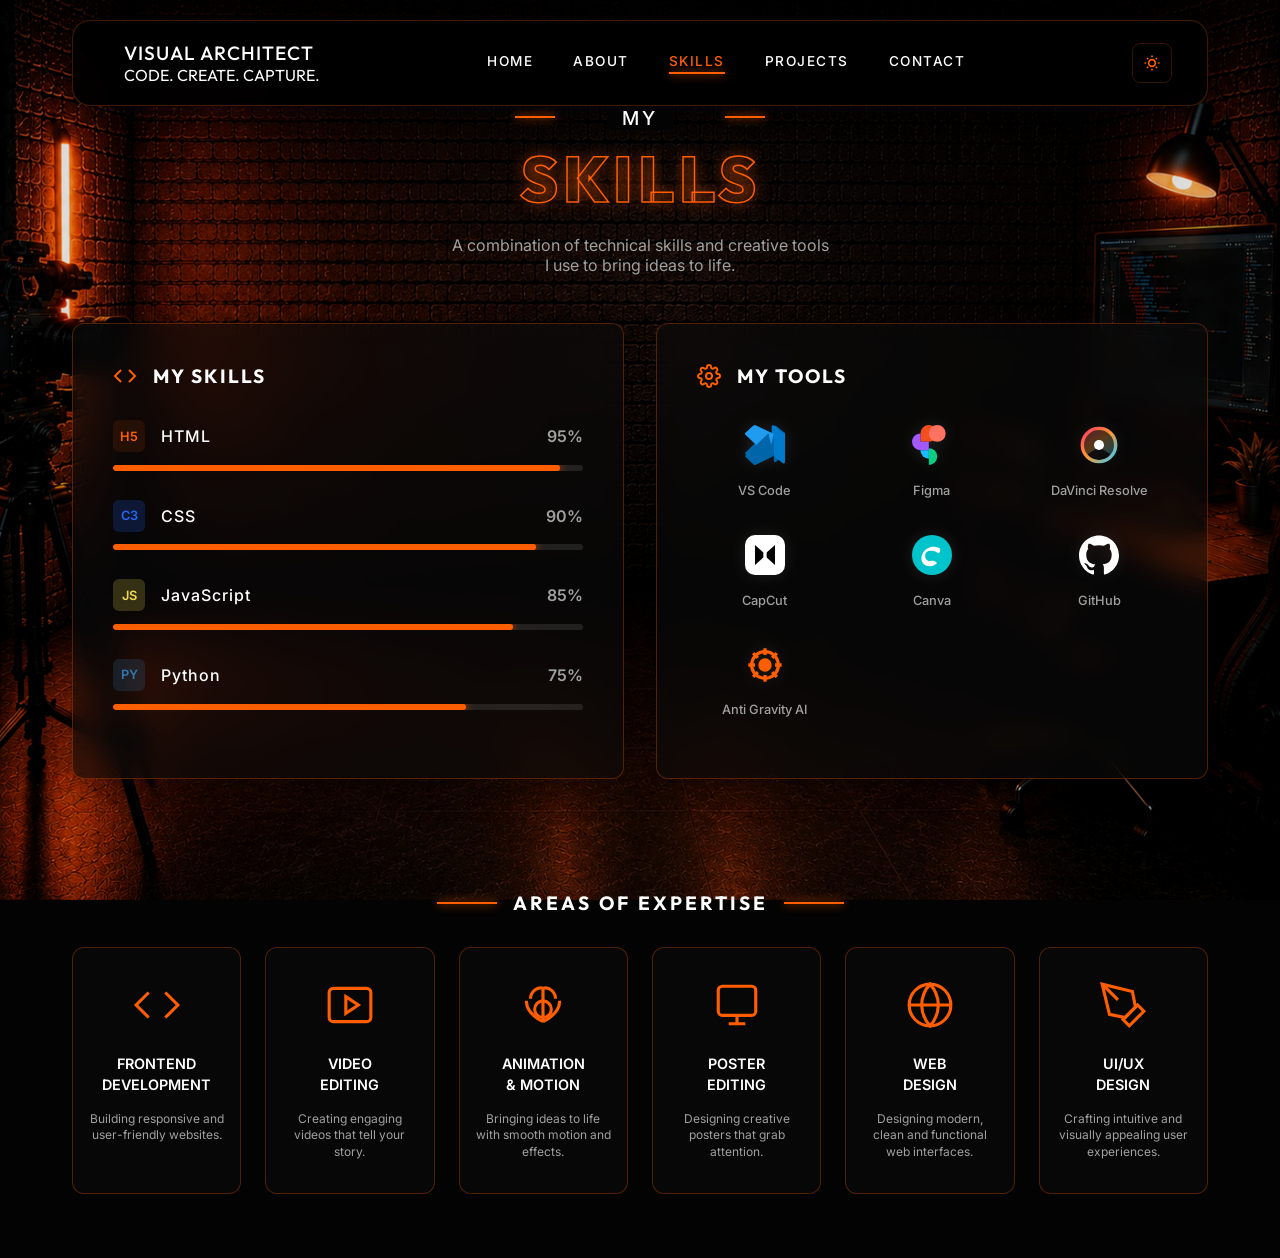
<file: skills.html>
<!DOCTYPE html>
<html lang="en">
<head>
    <meta charset="UTF-8">
    <meta name="viewport" content="width=device-width, initial-scale=1.0">
    <title>Visual Architect | Skills</title>
    <meta name="description" content="My Skills and Tools">
    <link rel="stylesheet" href="style.css">
    <style>
        .skills-main {
            padding-bottom: 4rem;
        }

        .skills-container {
            display: grid;
            grid-template-columns: 1fr 1fr;
            gap: 2rem;
            margin-bottom: 3rem;
        }

        .skills-card {
            background: var(--glass-bg);
            backdrop-filter: blur(12px);
            -webkit-backdrop-filter: blur(12px);
            border: 1px solid var(--glass-border);
            border-radius: 12px;
            padding: 2.5rem;
            box-shadow: 0 8px 32px rgba(0, 0, 0, 0.3);
        }

        .skills-card-header {
            display: flex;
            align-items: center;
            gap: 1rem;
            margin-bottom: 2rem;
        }

        .skills-card-header svg {
            width: 24px;
            height: 24px;
            stroke: var(--neon-orange);
            fill: none;
            stroke-width: 2;
        }

        .skills-card-header h3 {
            font-family: var(--font-heading);
            font-size: 1.2rem;
            letter-spacing: 2px;
            text-transform: uppercase;
        }

        /* Progress Bars */
        .skill-item {
            margin-bottom: 1.8rem;
        }

        .skill-info {
            display: flex;
            justify-content: space-between;
            align-items: center;
            margin-bottom: 0.8rem;
        }

        .skill-name-container {
            display: flex;
            align-items: center;
            gap: 1rem;
        }

        .skill-icon-badge {
            width: 32px;
            height: 32px;
            background: rgba(255, 94, 0, 0.1);
            border-radius: 6px;
            display: flex;
            align-items: center;
            justify-content: center;
            color: var(--neon-orange);
            font-weight: 600;
            font-size: 0.8rem;
        }

        .skill-name {
            font-weight: 500;
            letter-spacing: 1px;
        }

        .skill-percentage {
            font-weight: 600;
            color: var(--text-secondary);
        }

        .progress-bar-bg {
            width: 100%;
            height: 6px;
            background: rgba(255, 255, 255, 0.1);
            border-radius: 4px;
            overflow: hidden;
            position: relative;
        }

        .progress-bar-fill {
            height: 100%;
            background: var(--neon-orange);
            border-radius: 4px;
            box-shadow: 0 0 10px var(--neon-orange);
            width: 0%;
            transition: width 1.5s ease-in-out;
        }

        /* Tools Grid */
        .tools-grid {
            display: grid;
            grid-template-columns: repeat(3, 1fr);
            gap: 2rem;
            text-align: center;
        }

        .tool-item {
            display: flex;
            flex-direction: column;
            align-items: center;
            gap: 0.8rem;
        }

        .tool-icon {
            width: 50px;
            height: 50px;
            display: flex;
            align-items: center;
            justify-content: center;
            transition: transform 0.3s ease;
        }

        .tool-icon svg {
            width: 40px;
            height: 40px;
            filter: drop-shadow(0 0 8px rgba(255,255,255,0.1));
        }

        .tool-item:hover .tool-icon {
            transform: translateY(-5px) scale(1.1);
        }

        .tool-name {
            font-size: 0.8rem;
            color: var(--text-secondary);
            font-weight: 500;
        }

        /* Expertise Grid */
        .expertise-section {
            margin-top: 4rem;
        }

        .expertise-header {
            text-align: center;
            margin-bottom: 2rem;
            display: flex;
            align-items: center;
            justify-content: center;
            gap: 1rem;
        }

        .expertise-header::before,
        .expertise-header::after {
            content: '';
            width: 60px;
            height: 2px;
            background: var(--neon-orange);
            box-shadow: 0 0 10px var(--neon-orange);
        }

        .expertise-header h3 {
            font-family: var(--font-heading);
            font-size: 1.2rem;
            letter-spacing: 3px;
            text-transform: uppercase;
        }

        .expertise-grid {
            display: grid;
            grid-template-columns: repeat(6, 1fr);
            gap: 1.5rem;
        }

        .expertise-card {
            background: var(--glass-bg);
            border: 1px solid var(--glass-border);
            border-radius: 12px;
            padding: 2rem 1rem;
            text-align: center;
            display: flex;
            flex-direction: column;
            align-items: center;
            gap: 1rem;
            transition: all 0.3s ease;
            cursor: default;
        }

        .expertise-card:hover {
            border-color: var(--neon-orange);
            box-shadow: 0 0 20px var(--neon-orange-dim);
            transform: translateY(-5px);
        }

        .expertise-icon {
            width: 50px;
            height: 50px;
            color: var(--neon-orange);
            margin-bottom: 0.5rem;
        }

        .expertise-icon svg {
            width: 100%;
            height: 100%;
            stroke-width: 1.5;
        }

        .expertise-title {
            font-size: 0.9rem;
            font-weight: 600;
            text-transform: uppercase;
            line-height: 1.4;
            color: #fff;
        }

        .expertise-desc {
            font-size: 0.75rem;
            color: var(--text-secondary);
            line-height: 1.4;
        }

        @media (max-width: 1024px) {
            .expertise-grid {
                grid-template-columns: repeat(3, 1fr);
            }
        }
        @media (max-width: 768px) {
            .skills-container {
                grid-template-columns: 1fr;
            }
            .tools-grid {
                grid-template-columns: repeat(3, 1fr);
            }
            .expertise-grid {
                grid-template-columns: repeat(2, 1fr);
            }
        }
    </style>
</head>
<body>
    <div class="page-bg common-bg"></div>
    <div class="bg-overlay"></div>

    <div class="container">
        <!-- Navigation -->
        <nav>
            <div class="logo">
                <div class="logo-icon">
                    <svg viewBox="0 0 24 24" stroke="currentColor" fill="none">
                        <rect x="3" y="7" width="18" height="13" rx="2" stroke-width="2"/>
                        <circle cx="12" cy="13" r="4" stroke-width="2"/>
                        <path d="M7 7V5a2 2 0 012-2h6a2 2 0 012 2v2" stroke-width="2"/>
                    </svg>
                </div>
                <div class="logo-text">
                    <span class="logo-title">VISUAL ARCHITECT</span>
                    <span class="logo-subtitle">CODE. CREATE. CAPTURE.</span>
                </div>
            </div>

            <div class="nav-links">
                <a href="index.html">Home</a>
                <a href="about.html">About</a>
                <a href="skills.html" class="active">Skills</a>
                <a href="projects.html">Projects</a>
                <a href="contact.html">Contact</a>
            </div>

            <div class="nav-controls">
                <button id="light-toggle" class="light-toggle" aria-label="Toggle Lighting">
                    <svg viewBox="0 0 24 24" stroke="currentColor" fill="none">
                        <circle cx="12" cy="12" r="4" stroke-width="2"/>
                        <path d="M12 3v2M12 19v2M5 12H3M21 12h-2M7.5 7.5L6 6M18 18l-1.5-1.5M7.5 16.5L6 18M18 6l-1.5 1.5" stroke-width="2"/>
                    </svg>
                </button>
            </div>
        </nav>

        <main class="skills-main">
            <div class="section-header">
                <div class="my-text">MY</div>
                <div class="header-lines"></div>
                <h2>SKILLS</h2>
                <p>A combination of technical skills and creative tools<br>I use to bring ideas to life.</p>
            </div>

            <div class="skills-container">
                <!-- Technical Skills -->
                <div class="skills-card">
                    <div class="skills-card-header">
                        <svg viewBox="0 0 24 24">
                            <path d="M16 18l6-6-6-6M8 6l-6 6 6 6"/>
                        </svg>
                        <h3>MY SKILLS</h3>
                    </div>
                    
                    <div class="skills-list">
                        <div class="skill-item">
                            <div class="skill-info">
                                <div class="skill-name-container">
                                    <div class="skill-icon-badge">H5</div>
                                    <span class="skill-name">HTML</span>
                                </div>
                                <span class="skill-percentage">95%</span>
                            </div>
                            <div class="progress-bar-bg">
                                <div class="progress-bar-fill" data-width="95%"></div>
                            </div>
                        </div>

                        <div class="skill-item">
                            <div class="skill-info">
                                <div class="skill-name-container">
                                    <div class="skill-icon-badge" style="background: rgba(41,101,241,0.2); color:#2965f1;">C3</div>
                                    <span class="skill-name">CSS</span>
                                </div>
                                <span class="skill-percentage">90%</span>
                            </div>
                            <div class="progress-bar-bg">
                                <div class="progress-bar-fill" data-width="90%"></div>
                            </div>
                        </div>

                        <div class="skill-item">
                            <div class="skill-info">
                                <div class="skill-name-container">
                                    <div class="skill-icon-badge" style="background: rgba(240,219,79,0.2); color:#f0db4f;">JS</div>
                                    <span class="skill-name">JavaScript</span>
                                </div>
                                <span class="skill-percentage">85%</span>
                            </div>
                            <div class="progress-bar-bg">
                                <div class="progress-bar-fill" data-width="85%"></div>
                            </div>
                        </div>

                        <div class="skill-item">
                            <div class="skill-info">
                                <div class="skill-name-container">
                                    <div class="skill-icon-badge" style="background: rgba(55,118,171,0.2); color:#3776AB;">PY</div>
                                    <span class="skill-name">Python</span>
                                </div>
                                <span class="skill-percentage">75%</span>
                            </div>
                            <div class="progress-bar-bg">
                                <div class="progress-bar-fill" data-width="75%"></div>
                            </div>
                        </div>
                    </div>
                </div>

                <!-- Tools -->
                <div class="skills-card">
                    <div class="skills-card-header">
                        <svg viewBox="0 0 24 24">
                            <circle cx="12" cy="12" r="3"></circle>
                            <path d="M19.4 15a1.65 1.65 0 0 0 .33 1.82l.06.06a2 2 0 0 1 0 2.83 2 2 0 0 1-2.83 0l-.06-.06a1.65 1.65 0 0 0-1.82-.33 1.65 1.65 0 0 0-1 1.51V21a2 2 0 0 1-2 2 2 2 0 0 1-2-2v-.09A1.65 1.65 0 0 0 9 19.4a1.65 1.65 0 0 0-1.82.33l-.06.06a2 2 0 0 1-2.83 0 2 2 0 0 1 0-2.83l.06-.06a1.65 1.65 0 0 0 .33-1.82 1.65 1.65 0 0 0-1.51-1H3a2 2 0 0 1-2-2 2 2 0 0 1 2-2h.09A1.65 1.65 0 0 0 4.6 9a1.65 1.65 0 0 0-.33-1.82l-.06-.06a2 2 0 0 1 0-2.83 2 2 0 0 1 2.83 0l.06.06a1.65 1.65 0 0 0 1.82.33H9a1.65 1.65 0 0 0 1-1.51V3a2 2 0 0 1 2-2 2 2 0 0 1 2 2v.09a1.65 1.65 0 0 0 1 1.51 1.65 1.65 0 0 0 1.82-.33l.06-.06a2 2 0 0 1 2.83 0 2 2 0 0 1 0 2.83l-.06.06a1.65 1.65 0 0 0-.33 1.82V9a1.65 1.65 0 0 0 1.51 1H21a2 2 0 0 1 2 2 2 2 0 0 1-2 2h-.09a1.65 1.65 0 0 0-1.51 1z"></path>
                        </svg>
                        <h3>MY TOOLS</h3>
                    </div>
                    
                    <div class="tools-grid">
                        <div class="tool-item">
                            <div class="tool-icon">
                                <svg viewBox="0 0 256 256" xmlns="http://www.w3.org/2000/svg" preserveAspectRatio="xMidYMid"><path d="M255.875 51.584l-57.876-46.066c-5.546-4.524-13.61-.17-13.61 7.125v45.184L69.64 3.018a14.774 14.774 0 0 0-16.726 1.876l-50.56 46.25a6.438 6.438 0 0 0-.085 9.471l60.203 57.878-60.032 58.005a6.476 6.476 0 0 0-.042 9.215l50.347 48.086a14.717 14.717 0 0 0 16.512 2.304l114.997-55.808v48.513c0 7.21 8.02 11.648 13.61 7.124l57.876-46.108a10.603 10.603 0 0 0 3.734-8.086V59.734a10.687 10.687 0 0 0-3.6-8.15z" fill="#0065A9"/><path d="M184.346 57.828v140.45l57.919 46.107a10.518 10.518 0 0 0 6.955 2.603h.341a10.603 10.603 0 0 0 6.315-9.878V59.734a10.645 10.645 0 0 0-6.613-9.835 10.56 10.56 0 0 0-6.955.042l-57.962-46.108c-5.589-4.522-13.61-.17-13.61 7.125v46.87z" fill="#007ACC"/><path d="M184.389 57.828L69.64 3.018a14.774 14.774 0 0 0-16.726 1.876l-50.56 46.25a6.438 6.438 0 0 0-.085 9.471l141.259 135.595c2.688 2.56 6.87 2.475 9.471-.214a6.63 6.63 0 0 0-.213-9.258z" fill="#1F9CF0"/><path d="M184.389 198.3l-114.997 55.83a14.717 14.717 0 0 1-16.512-2.305l-50.347-48.085a6.476 6.476 0 0 1 .042-9.215l140.79-136.064c2.645-2.56 6.826-2.518 9.428.128s2.518 6.784-.128 9.387z" fill="#0065A9"/></svg>
                            </div>
                            <span class="tool-name">VS Code</span>
                        </div>
                        <div class="tool-item">
                            <div class="tool-icon">
                                <svg viewBox="0 0 256 256" xmlns="http://www.w3.org/2000/svg" preserveAspectRatio="xMidYMid"><path d="M161.7 53.94c0-29.74-24.12-53.86-53.86-53.86a53.85 53.85 0 0 0-53.85 53.86v53.86h53.86a53.87 53.87 0 0 0 53.86-53.86z" fill="#F24E1E"/><path d="M53.98 107.8h53.86v53.86H53.98A53.85 53.85 0 0 1 .13 107.8c0-29.73 24.12-53.85 53.86-53.85z" fill="#A259FF"/><path d="M53.98 161.66h53.86v53.86a53.86 53.86 0 0 1-53.86-53.86z" fill="#1ABCFE"/><path d="M107.84 215.52v40.35a53.84 53.84 0 0 0 53.86-53.85A53.84 53.84 0 0 0 107.84 148v67.51z" fill="#0ACF83"/><path d="M161.7 107.8a53.86 53.86 0 1 0 0-107.72 53.86 53.86 0 0 0 0 107.72z" fill="#FF7262"/></svg>
                            </div>
                            <span class="tool-name">Figma</span>
                        </div>
                        <div class="tool-item">
                            <div class="tool-icon">
                                <!-- DaVinci Resolve approximate SVG -->
                                <svg viewBox="0 0 24 24" fill="none" stroke="url(#davinci-grad)" stroke-width="2">
                                    <defs>
                                        <linearGradient id="davinci-grad" x1="0" y1="0" x2="1" y2="1">
                                            <stop offset="0%" stop-color="#FF3366" />
                                            <stop offset="50%" stop-color="#FF9933" />
                                            <stop offset="100%" stop-color="#33CCFF" />
                                        </linearGradient>
                                    </defs>
                                    <circle cx="12" cy="12" r="10" />
                                    <path d="M12 2a10 10 0 0 1 8.5 15.3l-8.5-5.3L3.5 17.3A10 10 0 0 1 12 2z" fill="url(#davinci-grad)" opacity="0.3"/>
                                    <circle cx="12" cy="12" r="3" fill="#fff" stroke="none"/>
                                </svg>
                            </div>
                            <span class="tool-name">DaVinci Resolve</span>
                        </div>
                        <div class="tool-item">
                            <div class="tool-icon">
                                <!-- CapCut approximate logo -->
                                <svg viewBox="0 0 24 24" fill="none">
                                    <rect width="24" height="24" rx="6" fill="#fff" />
                                    <path d="M6 18V6l5 4.5v3l-5 4.5z" fill="#000" />
                                    <path d="M18 6v12l-5-4.5v-3L18 6z" fill="#000" />
                                </svg>
                            </div>
                            <span class="tool-name">CapCut</span>
                        </div>
                        <div class="tool-item">
                            <div class="tool-icon">
                                <!-- Canva logo -->
                                <svg viewBox="0 0 24 24" fill="none">
                                    <circle cx="12" cy="12" r="12" fill="#00C4CC"/>
                                    <path d="M16.5 8C16.5 8 13.5 6 9.5 8C6.5 9.5 5 13 6 16C7.5 19 12 20 15 17C15 17 14 15 11.5 15.5C9 16 7.5 14 8 11.5C8.5 9 12 9 14.5 10C14.5 10 15.5 11 16 11C16.5 11 17.5 9 16.5 8Z" fill="#FFF"/>
                                </svg>
                            </div>
                            <span class="tool-name">Canva</span>
                        </div>
                        <div class="tool-item">
                            <div class="tool-icon">
                                <svg viewBox="0 0 24 24" fill="#fff">
                                    <path d="M12 .297c-6.63 0-12 5.373-12 12 0 5.303 3.438 9.8 8.205 11.385.6.113.82-.258.82-.577 0-.285-.01-1.04-.015-2.04-3.338.724-4.042-1.61-4.042-1.61C4.422 18.07 3.633 17.7 3.633 17.7c-1.087-.744.084-.729.084-.729 1.205.084 1.838 1.236 1.838 1.236 1.07 1.835 2.809 1.305 3.495.998.108-.776.417-1.305.76-1.605-2.665-.3-5.466-1.332-5.466-5.93 0-1.31.465-2.38 1.235-3.22-.135-.303-.54-1.523.105-3.176 0 0 1.005-.322 3.3 1.23.96-.267 1.98-.399 3-.405 1.02.006 2.04.138 3 .405 2.28-1.552 3.285-1.23 3.285-1.23.645 1.653.24 2.873.12 3.176.765.84 1.23 1.91 1.23 3.22 0 4.61-2.805 5.625-5.475 5.92.42.36.81 1.096.81 2.22 0 1.606-.015 2.896-.015 3.286 0 .315.21.69.825.57C20.565 22.092 24 17.592 24 12.297c0-6.627-5.373-12-12-12"/>
                                </svg>
                            </div>
                            <span class="tool-name">GitHub</span>
                        </div>
                        <div class="tool-item">
                            <div class="tool-icon">
                                <svg viewBox="0 0 24 24" fill="none" stroke="#ff5e00" stroke-width="2">
                                    <circle cx="12" cy="12" r="8"/>
                                    <path d="M12 2L12 6M12 18L12 22M2 12L6 12M18 12L22 12M4.9 4.9L7.7 7.7M16.3 16.3L19.1 19.1M4.9 19.1L7.7 16.3M16.3 7.7L19.1 4.9"/>
                                    <circle cx="12" cy="12" r="3" fill="#ff5e00"/>
                                </svg>
                            </div>
                            <span class="tool-name">Anti Gravity AI</span>
                        </div>
                    </div>
                </div>
            </div>

            <!-- Areas of Expertise -->
            <div class="expertise-section">
                <div class="expertise-header">
                    <h3>AREAS OF EXPERTISE</h3>
                </div>
                
                <div class="expertise-grid">
                    <div class="expertise-card">
                        <div class="expertise-icon">
                            <svg viewBox="0 0 24 24" fill="none" stroke="currentColor">
                                <path d="M16 18l6-6-6-6M8 6l-6 6 6 6"/>
                            </svg>
                        </div>
                        <h4 class="expertise-title">Frontend<br>Development</h4>
                        <p class="expertise-desc">Building responsive and user-friendly websites.</p>
                    </div>

                    <div class="expertise-card">
                        <div class="expertise-icon">
                            <svg viewBox="0 0 24 24" fill="none" stroke="currentColor">
                                <rect x="2" y="4" width="20" height="16" rx="2" ry="2"/>
                                <polygon points="10 8 16 12 10 16 10 8"/>
                            </svg>
                        </div>
                        <h4 class="expertise-title">Video<br>Editing</h4>
                        <p class="expertise-desc">Creating engaging videos that tell your story.</p>
                    </div>

                    <div class="expertise-card">
                        <div class="expertise-icon">
                            <svg viewBox="0 0 24 24" fill="none" stroke="currentColor">
                                <path d="M12 4v16m0-16c-3-1-6 2-6 5m6-5c3-1 6 2 6 5m-6 11c-4-2-8-5-8-10m8 10c4-2 8-5 8-10"/>
                                <circle cx="12" cy="14" r="4"/>
                            </svg>
                        </div>
                        <h4 class="expertise-title">Animation<br>& Motion</h4>
                        <p class="expertise-desc">Bringing ideas to life with smooth motion and effects.</p>
                    </div>

                    <div class="expertise-card">
                        <div class="expertise-icon">
                            <svg viewBox="0 0 24 24" fill="none" stroke="currentColor">
                                <rect x="3" y="3" width="18" height="14" rx="2" ry="2"/>
                                <path d="M8 21h8m-4-4v4"/>
                            </svg>
                        </div>
                        <h4 class="expertise-title">Poster<br>Editing</h4>
                        <p class="expertise-desc">Designing creative posters that grab attention.</p>
                    </div>

                    <div class="expertise-card">
                        <div class="expertise-icon">
                            <svg viewBox="0 0 24 24" fill="none" stroke="currentColor">
                                <circle cx="12" cy="12" r="10"/>
                                <line x1="2" y1="12" x2="22" y2="12"/>
                                <path d="M12 2a15.3 15.3 0 0 1 4 10 15.3 15.3 0 0 1-4 10 15.3 15.3 0 0 1-4-10 15.3 15.3 0 0 1 4-10z"/>
                            </svg>
                        </div>
                        <h4 class="expertise-title">Web<br>Design</h4>
                        <p class="expertise-desc">Designing modern, clean and functional web interfaces.</p>
                    </div>

                    <div class="expertise-card">
                        <div class="expertise-icon">
                            <svg viewBox="0 0 24 24" fill="none" stroke="currentColor">
                                <path d="M12 19l7-7 3 3-7 7-3-3z"></path>
                                <path d="M18 13l-1.5-7.5L2 2l3.5 14.5L13 18l5-5z"></path>
                                <path d="M2 2l7.586 7.586"></path>
                            </svg>
                        </div>
                        <h4 class="expertise-title">UI/UX<br>Design</h4>
                        <p class="expertise-desc">Crafting intuitive and visually appealing user experiences.</p>
                    </div>
                </div>
            </div>
        </main>
    </div>

    <script src="script.js"></script>
    <script>
        // Trigger progress bar animations when page loads
        document.addEventListener('DOMContentLoaded', () => {
            setTimeout(() => {
                const progressBars = document.querySelectorAll('.progress-bar-fill');
                progressBars.forEach(bar => {
                    const width = bar.getAttribute('data-width');
                    bar.style.width = width;
                });
            }, 300);
        });
    </script>
</body>
</html>
</file>
<file: style.css>
@import url('https://fonts.googleapis.com/css2?family=Inter:wght@300;400;500;600&family=Outfit:wght@300;400;500;600;700;800&display=swap');

:root {
  --bg-color: #030303;
  --text-primary: #ffffff;
  --text-secondary: #a0a0a0;
  --neon-orange: #ff5e00;
  --neon-orange-glow: rgba(255, 94, 0, 0.6);
  --neon-orange-dim: rgba(255, 94, 0, 0.2);
  --border-color: rgba(255, 255, 255, 0.1);
  --glass-bg: rgba(10, 10, 10, 0.6);
  --glass-border: rgba(255, 94, 0, 0.3);
  
  --font-heading: 'Outfit', sans-serif;
  --font-body: 'Inter', sans-serif;
}

* {
  margin: 0;
  padding: 0;
  box-sizing: border-box;
}

body {
  font-family: var(--font-body);
  background-color: var(--bg-color);
  color: var(--text-primary);
  overflow-x: hidden;
  transition: filter 0.5s ease;
}

/* Light Control Toggle */
body.light-off {
  filter: brightness(0.4) contrast(1.1);
}

a {
  text-decoration: none;
  color: inherit;
}

ul {
  list-style: none;
}

/* Background Image Wrappers */
.page-bg {
  position: fixed;
  top: 0;
  left: 0;
  width: 100%;
  height: 100%; /* 100vh-ku bathila 100% */
  z-index: -1;
  background-size: cover;
  background-position: center;
  background-repeat: no-repeat;
}

.home-bg {
  /* Setup updated mockup design with center wall horizontal light tube */
  background-image: url('assets/home-bg.jpg'); 
}

.common-bg {
  background-image: url('assets/common-bg.jpg');
}

/* Overlay to darken background slightly for better readability */
.bg-overlay {
  position: absolute;
  top: 0;
  left: 0;
  width: 100%;
  height: 100%;
  background: rgba(0, 0, 0, 0.12);
  z-index: 0;
}

/* Layout */
.container {
  max-width: 1200px;
  margin: 0 auto;
  padding: 0 2rem;
  position: relative;
  z-index: 1;
}

/* Navbar */
nav{
    display:flex;
    justify-content:space-between;
    align-items:center;
    width:100%;
    margin-top:20px;
    padding:20px 35px;
    background:rgba(0,0,0,0.90);
    backdrop-filter:blur(6px);
    border:1px solid rgba(255,94,0,.25);
    border-radius:18px;
    box-shadow:
    0 0 25px rgba(0,0,0,.5),
    inset 0 0 1px rgba(255,255,255,.1);
}

.logo {
  display: flex;
  align-items: center;
  gap: 1rem;
}

.logo-text {
  font-family: var(--font-heading);
  display: flex;
  flex-direction: column;
}

.logo-title {
  font-size: 1.2rem;
  font-weight: 500;
  letter-spacing: 1px;
}

.nav-links {
  display: flex;
  gap: 2.5rem;
}

.nav-links a {
  font-family: var(--font-body);
  font-size: 0.85rem;
  font-weight: 500;
  text-transform: uppercase;
  letter-spacing: 1.5px;
  transition: color 0.3s ease;
  position: relative;
  padding-bottom: 5px;
}

.nav-links a:hover {
  color: var(--neon-orange);
}

.nav-links a.active {
  color: var(--neon-orange);
}

.nav-links a.active::after {
  content: '';
  position: absolute;
  bottom: 0;
  left: 0;
  width: 100%;
  height: 2px;
  background-color: var(--neon-orange);
  box-shadow: 0 0 10px var(--neon-orange);
}

.nav-controls {
  display: flex;
  align-items: center;
}

.light-toggle {
  background: none;
  border: none;
  cursor: pointer;
  color: var(--neon-orange);
  display: flex;
  align-items: center;
  justify-content: center;
  transition: all 0.3s ease;
  width: 40px;
  height: 40px;
  border: 1px solid rgba(255, 94, 0, 0.2);
  border-radius: 8px;
}

.light-toggle svg {
  width: 20px;
  height: 20px;
  fill: none;
  stroke: currentColor;
  stroke-width: 2;
}

.light-toggle:hover {
  filter: drop-shadow(0 0 8px var(--neon-orange));
  background: rgba(255, 94, 0, 0.1);
}

/* Utilities */
.neon-text-outline {
  color: transparent;
  -webkit-text-stroke: 1px var(--neon-orange);
  text-shadow: 0 0 10px var(--neon-orange-dim);
}

.neon-text-solid {
  color: var(--neon-orange);
  text-shadow: 0 0 15px var(--neon-orange-glow), 0 0 30px var(--neon-orange-dim);
}

.glass-card {
  background: var(--glass-bg);
  backdrop-filter: blur(12px);
  -webkit-backdrop-filter: blur(12px);
  border: 1px solid var(--glass-border);
  border-radius: 12px;
  padding: 2rem;
  box-shadow: 0 8px 32px rgba(0, 0, 0, 0.3);
  transition: all 0.3s ease;
}

.glass-card:hover {
  border-color: var(--neon-orange);
  box-shadow: 0 8px 32px rgba(0, 0, 0, 0.5), 0 0 15px var(--neon-orange-dim);
}

/* Buttons */
.btn-primary {
  background-color: var(--neon-orange);
  color: #fff; /* Text color change from black to white */
  font-weight: 500;
  font-family: var(--font-body);
  font-size: 0.9rem;
  padding: 0.8rem 1.8rem;
  border-radius: 8px;
  border: none;
  cursor: pointer;
  display: inline-flex;
  align-items: center;
  justify-content: center;
  gap: 0.5rem;
  transition: all 0.3s ease;
  box-shadow: 0 0 15px var(--neon-orange-dim);
  letter-spacing: 0.5px;
}

.btn-primary:hover {
  box-shadow: 0 0 25px var(--neon-orange-glow);
  transform: translateY(-2px);
}

.btn-outline {
  background: transparent;
  color: #fff;
  font-weight: 500;
  font-family: var(--font-body);
  font-size: 0.9rem;
  padding: 0.8rem 1.8rem;
  border-radius: 8px;
  border: 1px solid var(--glass-border);
  cursor: pointer;
  display: inline-flex;
  align-items: center;
  justify-content: center;
  gap: 0.5rem;
  transition: all 0.3s ease;
  letter-spacing: 0.5px;
}

.btn-outline:hover {
  border-color: var(--neon-orange);
  box-shadow: 0 0 15px var(--neon-orange-dim);
  color: var(--neon-orange);
}

.btn-outline svg {
  stroke: currentColor;
}

/* Section Headings */
.section-header {
  text-align: center;
  margin-bottom: 3rem;
  position: relative;
  padding-top: 2rem;
}

.section-header h2 {
  font-family: var(--font-heading);
  font-size: 4rem;
  font-weight: 800;
  letter-spacing: 5px;
  display: inline-block;
  position: relative;
  text-transform: uppercase;
  color: transparent;
  -webkit-text-stroke: 1.5px var(--neon-orange);
  text-shadow: 0 0 15px rgba(255, 94, 0, 0.4);
}

.section-header .my-text {
  font-family: var(--font-body);
  font-size: 1.2rem;
  font-weight: 500;
  letter-spacing: 3px;
  position: absolute;
  top: 0;
  left: 50%;
  transform: translateX(-50%);
  color: #fff;
  background: var(--bg-color);
  padding: 0 15px;
  z-index: 2;
}

.section-header .header-lines {
  position: absolute;
  top: 10px;
  left: 50%;
  transform: translateX(-50%);
  width: 250px;
  display: flex;
  justify-content: space-between;
  align-items: center;
  z-index: 1;
}

.section-header .header-lines::before,
.section-header .header-lines::after {
  content: '';
  width: 40px;
  height: 2px;
  background: var(--neon-orange);
  box-shadow: 0 0 10px var(--neon-orange);
}

.section-header p {
  color: var(--text-secondary);
  font-size: 1rem;
  margin-top: 1rem;
}

/* Main Content Area */
main {
  min-height: calc(100vh - 100px);
  display: flex;
  flex-direction: column;
}

/* Footer elements */
.scroll-down {
  position: absolute;
  bottom: 2rem;
  left: 50%;
  transform: translateX(-50%);
  display: flex;
  flex-direction: column;
  align-items: center;
  gap: 0.5rem;
  color: var(--text-secondary);
  font-size: 0.8rem;
  letter-spacing: 2px;
  text-transform: uppercase;
}

.scroll-down svg {
  stroke: var(--neon-orange);
  animation: bounce 2s infinite;
}

@keyframes bounce {
  0%, 20%, 50%, 80%, 100% {
    transform: translateY(0);
  }
  40% {
    transform: translateY(-10px);
  }
  60% {
    transform: translateY(-5px);
  }
}

/* Responsive */
@media (max-width: 768px) {
  .nav-links {
    display: none;
  }
  .section-header h2 {
    font-size: 2.5rem;
  }
  .section-header .my-text {
    font-size: 1rem;
    top: 5px;
  }
}

/* Home Page Specific */
.home-main {
  display: flex;
  flex-direction: column;
  align-items: center;
  justify-content: flex-end;
  padding-bottom: 8rem;
  height: calc(100vh - 100px);
}

.hero-content {
  display: flex;
  flex-direction: column;
  align-items: center;
  margin-top: 3rem;
}

.role-pill {
  border: 1px solid var(--neon-orange);
  padding: 0.6rem 2rem;
  border-radius: 6px;
  font-family: var(--font-body);
  font-size: 1.2rem;
  font-weight: 500;
  letter-spacing: 2px;
  text-transform: uppercase;
  margin-bottom: 1.5rem;
  box-shadow: inset 0 0 10px rgba(255, 94, 0, 0.2), 0 0 10px rgba(255, 94, 0, 0.2);
  background: rgba(0, 0, 0, 0.4);
  backdrop-filter: blur(4px);
}

.hero-subtitle {
  font-size: 1.1rem;
  color: #ddd;
  margin-bottom: 2rem;
  font-weight: 300;
  letter-spacing: 1px;
}

.hero-buttons {
  display: flex;
  gap: 1.5rem;
  margin-bottom: 1rem;
}

.social-icons {
   display: flex;
   justify-content: center;
   align-items: center;
   gap: 25px; /* Spaces neat ah professional gap level ku */
   margin-top: 35px;
}

.social-icon {
    display: flex;
    align-items: center;
    justify-content: center;
    width: 50px;
    height: 50px;
    border-radius: 50%; /* Pure geometric round circles */
    border: 1px solid rgba(255, 94, 0, 0.3); /* Premium subtle low-opacity orange outline */
    background: rgba(0, 0, 0, 0.4); /* Transparent dark background glass feel */
    backdrop-filter: blur(5px);
    color: var(--neon-orange); /* Main bright subtle text color */
    transition: all 0.4s cubic-bezier(0.175, 0.885, 0.32, 1.275); /* Smooth springy transition effect */
}

/* Icons sizing inside the layout box */
.social-icon i {
    font-size: 20px; /* Over-size panna koodathu, 20px thaan perfect geometric feel tharum */
    color: var(--neon-orange) !important; /* Specific global solid standard dynamic over-rides element lines */
}

/* Elegant Hover Effect Matching the UI Mockup */
.social-icon:hover {
    color: #ffffff !important;
    border-color: var(--neon-orange);
    background: var(--neon-orange); /* Hover pannumpothu pure solid custom background filled shift */
    box-shadow: 0 0 20px var(--neon-orange-glow); /* Premium smooth glow matching top headers */
    transform: translateY(-5px); /* Gentle standard dynamic shift */
}

.social-icon:hover i {
    color: #000000 !important; /* Circle fill aagumpothu icon dynamic ah black color-la contrast look tharum */
}

/* Cursor style remove mode */
#role-text{
    padding-right:5px;
}

.social-icon-large i{
    font-size:40px;
    transition:0.3s ease;
}

.social-icon-large:hover i{
    transform:scale(1.15);
}

.github i{
    color:#ffffff;
}

.linkedin i{
    color:#0A66C2;
}

.instagram i{
    color:#E4405F;
}

.email i{
    color:#ff7a00;
}

/* Contact Hero */
.contact-hero{
    text-align:center;
    margin-top:80px;
    margin-bottom:60px;
    position:relative;
}

.contact-subtitle{
    color:#ffffff;
    font-size:18px;
    letter-spacing:4px;
    font-weight:600;
    margin-bottom:15px;
    text-transform:uppercase;
}

.contact-title{
    font-size:110px;
    font-weight:800;
    text-transform:uppercase;
    color:#ff6a00;

    text-shadow:
        0 0 5px #ff6a00,
        0 0 10px #ff6a00,
        0 0 20px #ff6a00,
        0 0 40px #ff6a00,
        0 0 80px #ff6a00;

    letter-spacing:8px;
    margin:0;
}

.contact-title{
    font-family:'Montserrat',sans-serif;
    font-weight:700;
    font-size:70px;
    letter-spacing:4px;

    color:#ffb066;

    -webkit-text-stroke:2px #ff6a00;

    text-shadow:
        0 0 4px #ff2222,
        0 0 8px #ff6a00,
        0 0 15px #ff6a00,
        0 0 30px #ff0000,
        0 0 60px #fd0404,
        0 0 120px #ff0000;
}
</file>
